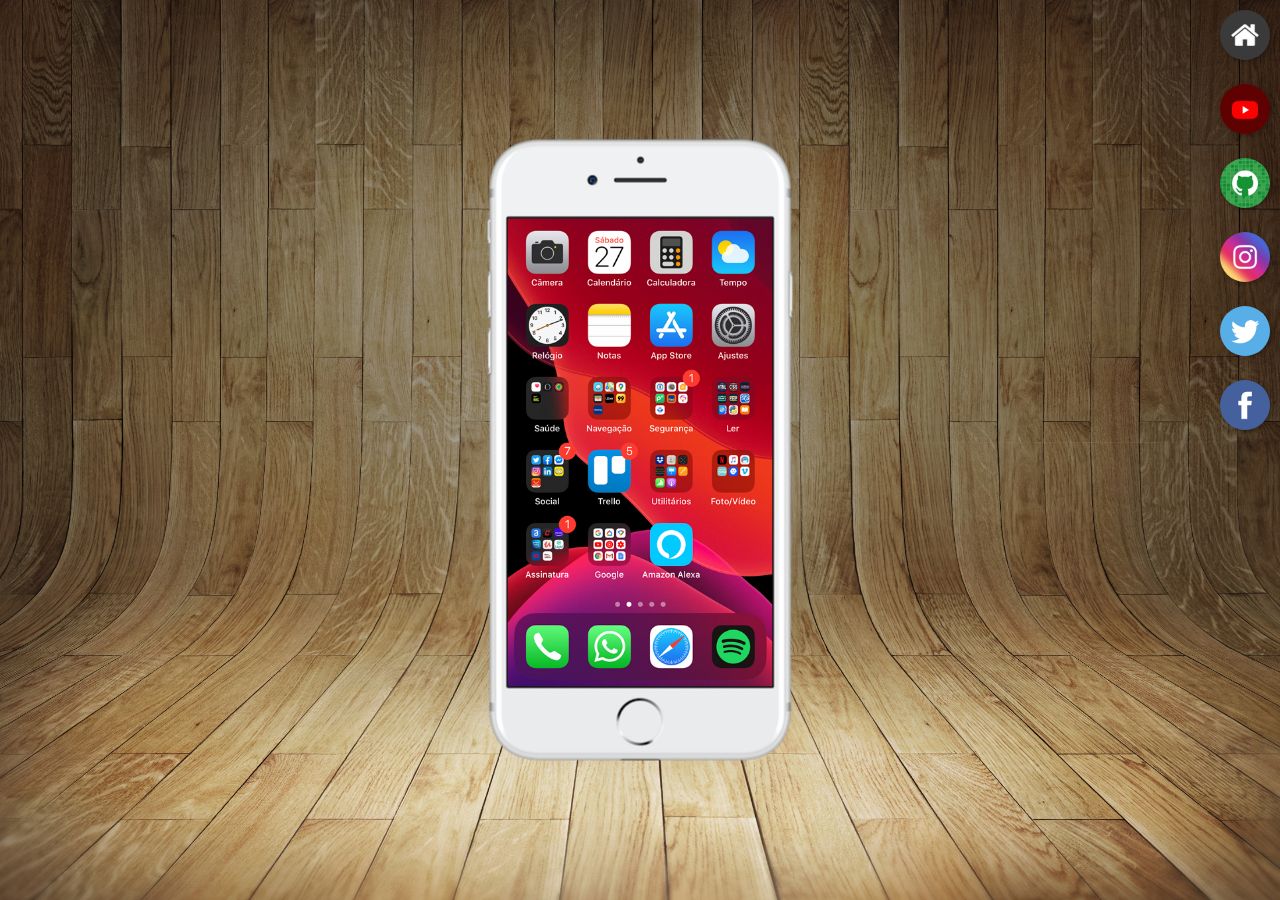
<file: index.html>
<!DOCTYPE html>
<html lang="pt-br">
<head>
    <meta charset="UTF-8">
    <meta name="viewport" content="width=device-width, initial-scale=1.0">
    <title>Projeto Social</title>
    <link rel="shortcut icon" href="favicon.ico" type="image/x-icon">
    <link rel="stylesheet" href="estilo/style.css">
</head>
<body>
    <main>
        <section id="telefone">
            <iframe src="home.html" frameborder="0" id="tela" name="tela"></iframe>
        </section>
        <section id="redes-sociais">
            <a href="home.html" target="tela"><img src="imagens/logo-home.jpg" alt="Home"></a><br>
            <a href="youtube.html" target="tela"><img src="imagens/logo-youtube.jpg" alt="YouTube"></a><br>
            <a href="github.html" target="tela"><img src="imagens/logo-github.jpg" alt="GitHub"></a><br>
            <a href="instagram.html" target="tela"><img src="imagens/logo-instagram.jpg" alt="Instagram"></a><br>
            <a href="twitter.html" target="tela"><img src="imagens/logo-twitter.jpg" alt="Twitter"></a><br>
            <a href="facebook.html" target="tela"><img src="imagens/logo-facebook.jpg" alt="Facebook"></a>
        </section>
    </main>
</body>
</html>
</file>
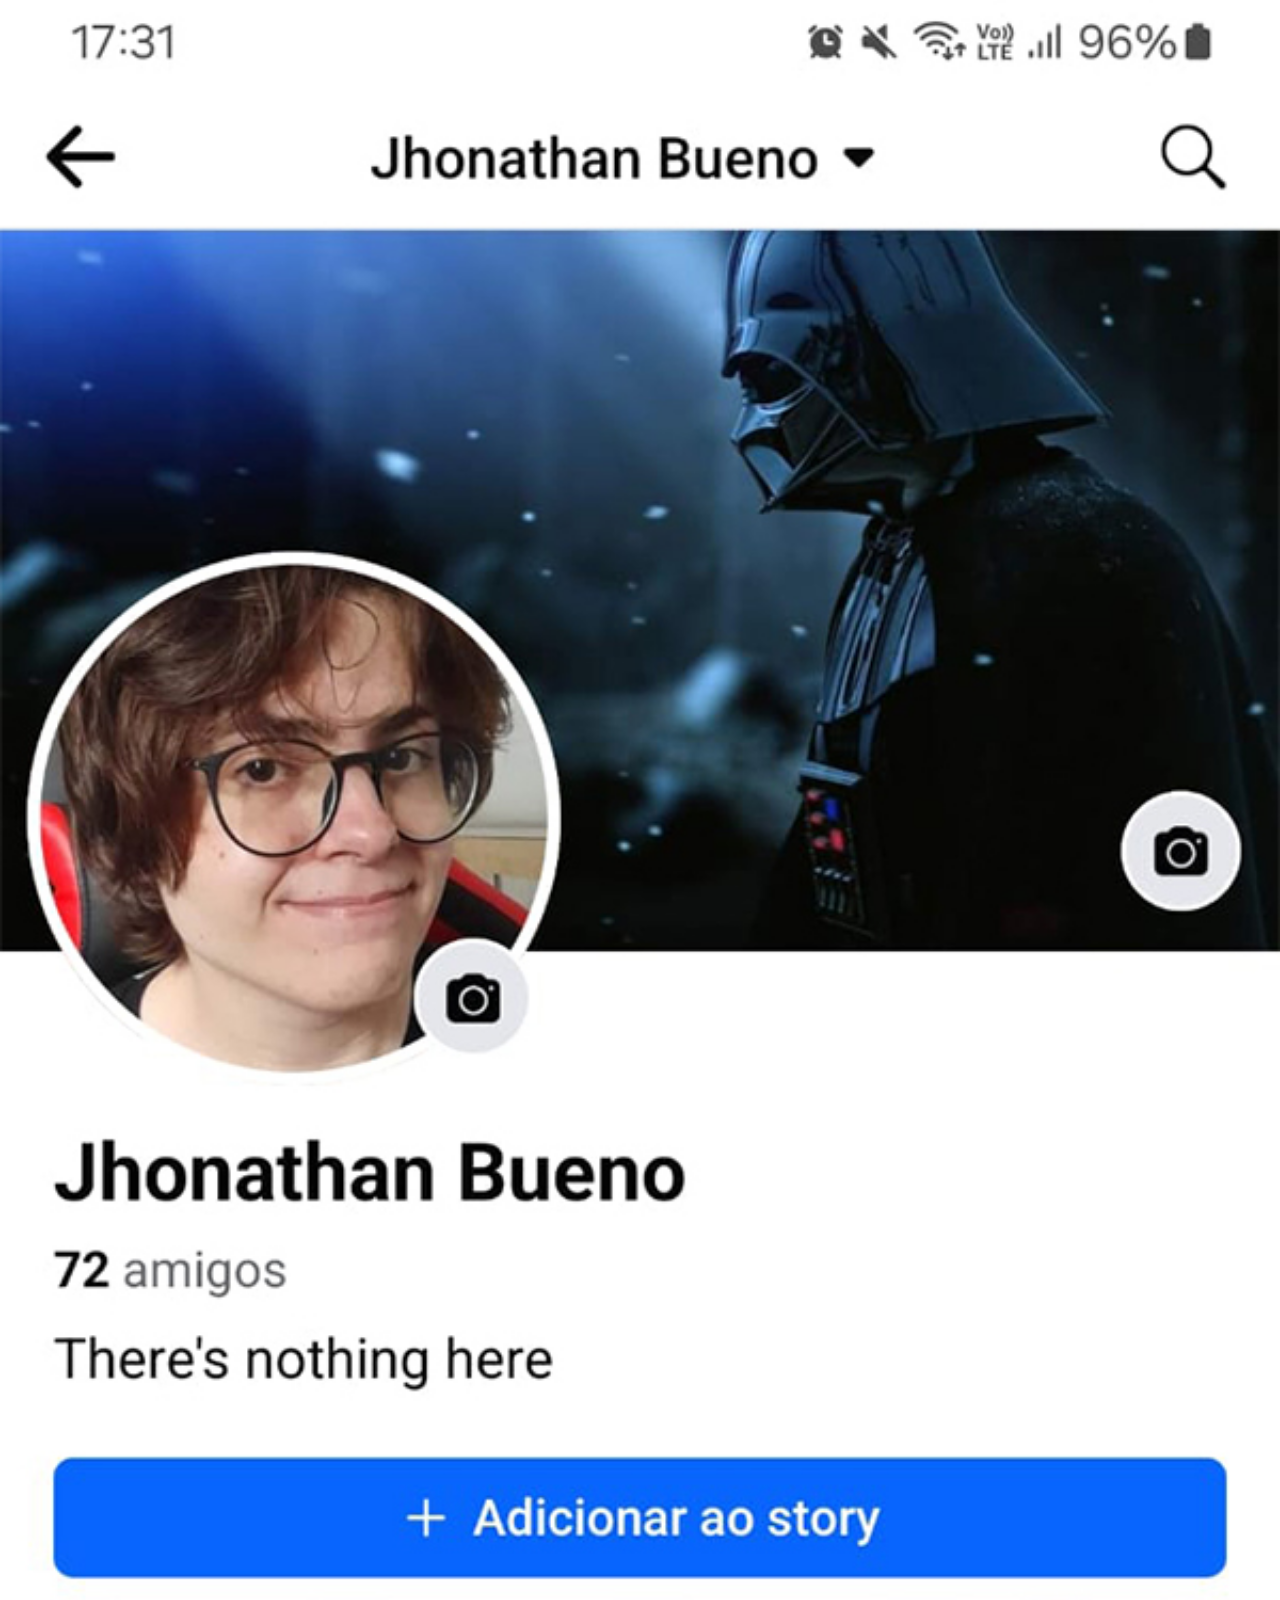
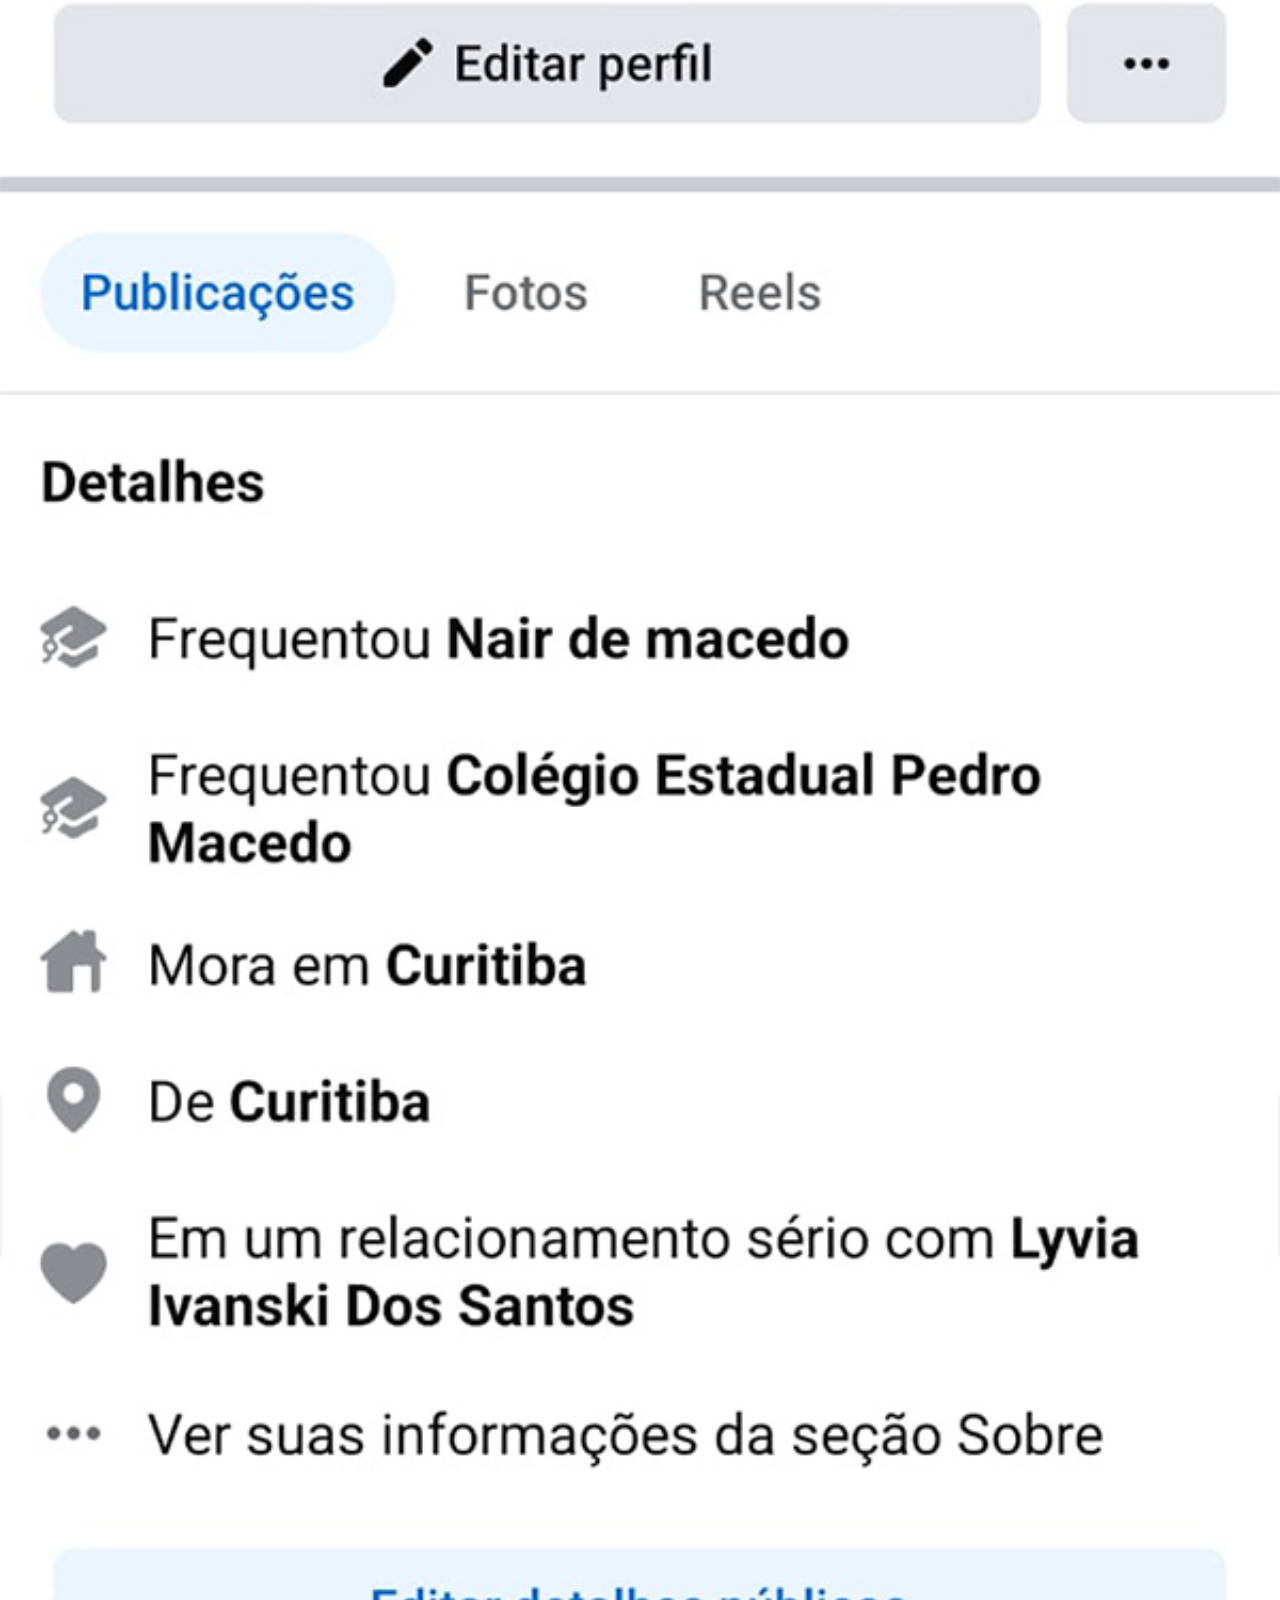
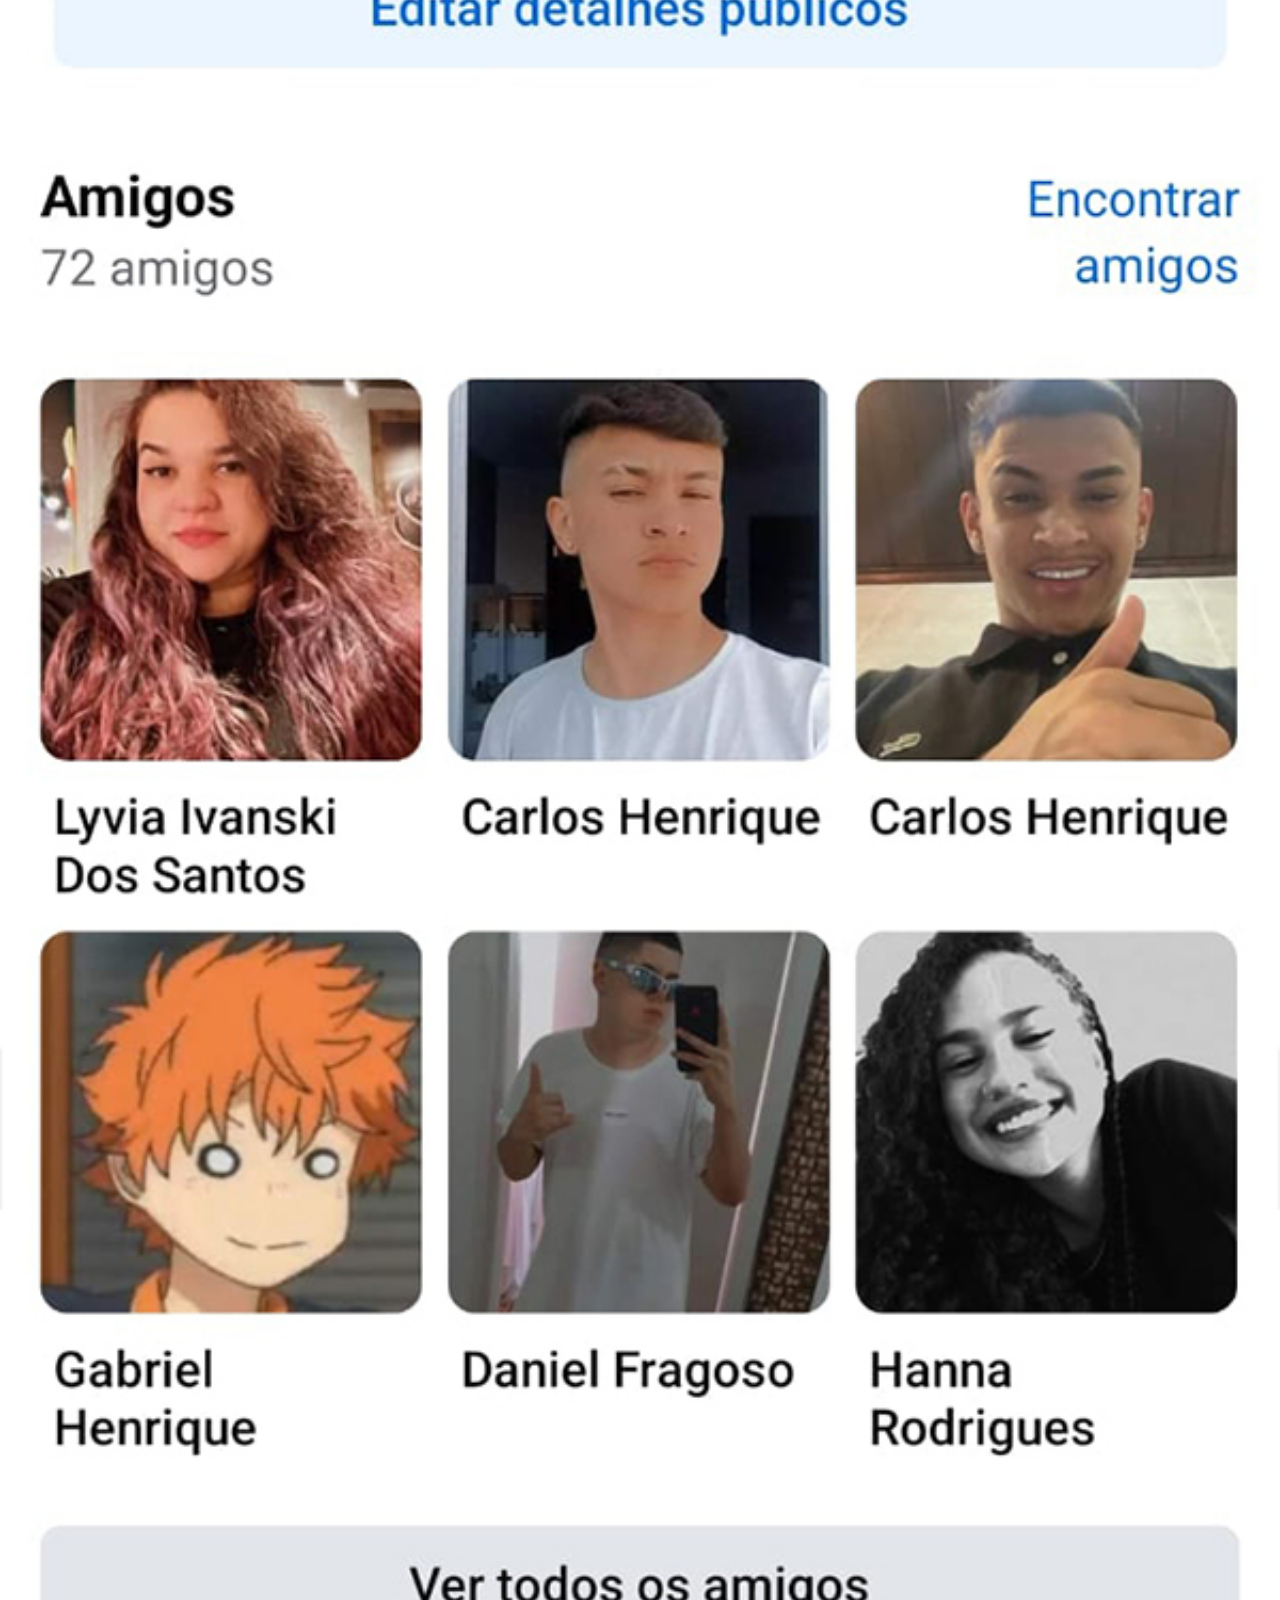
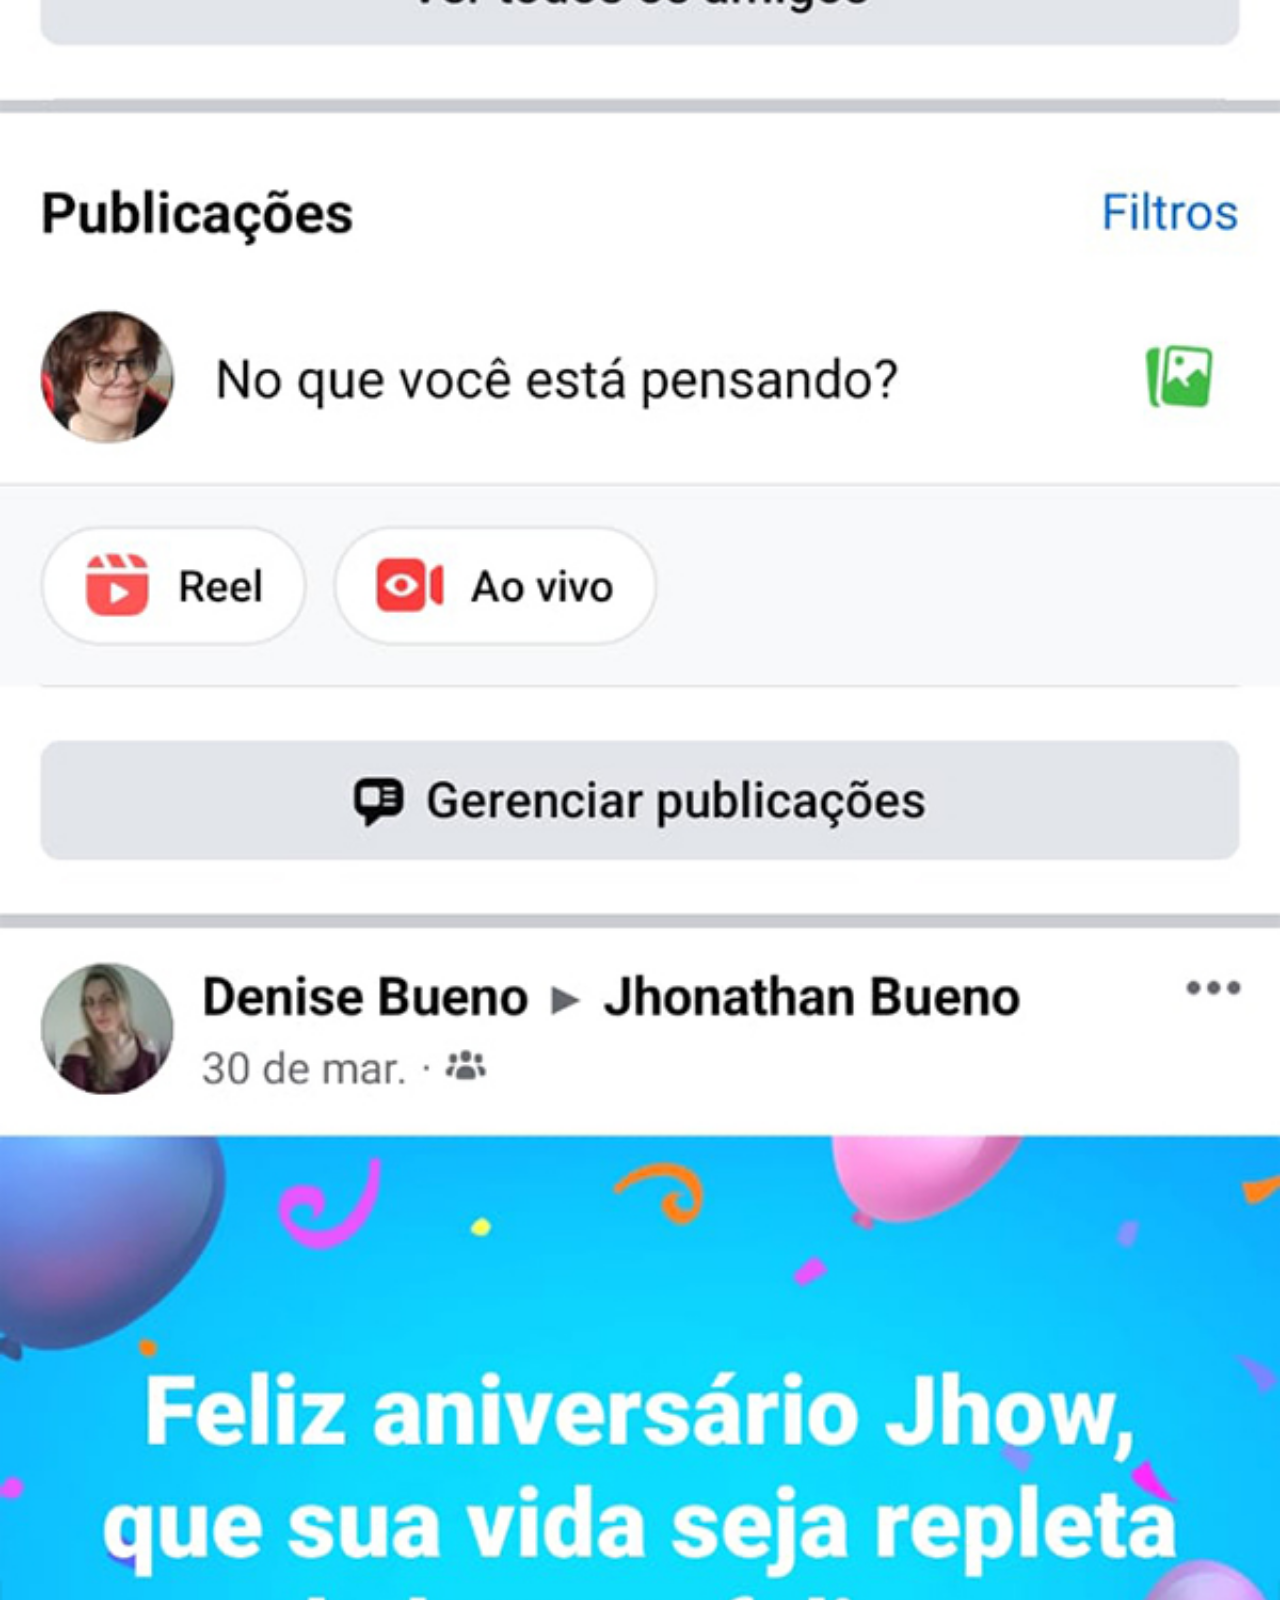
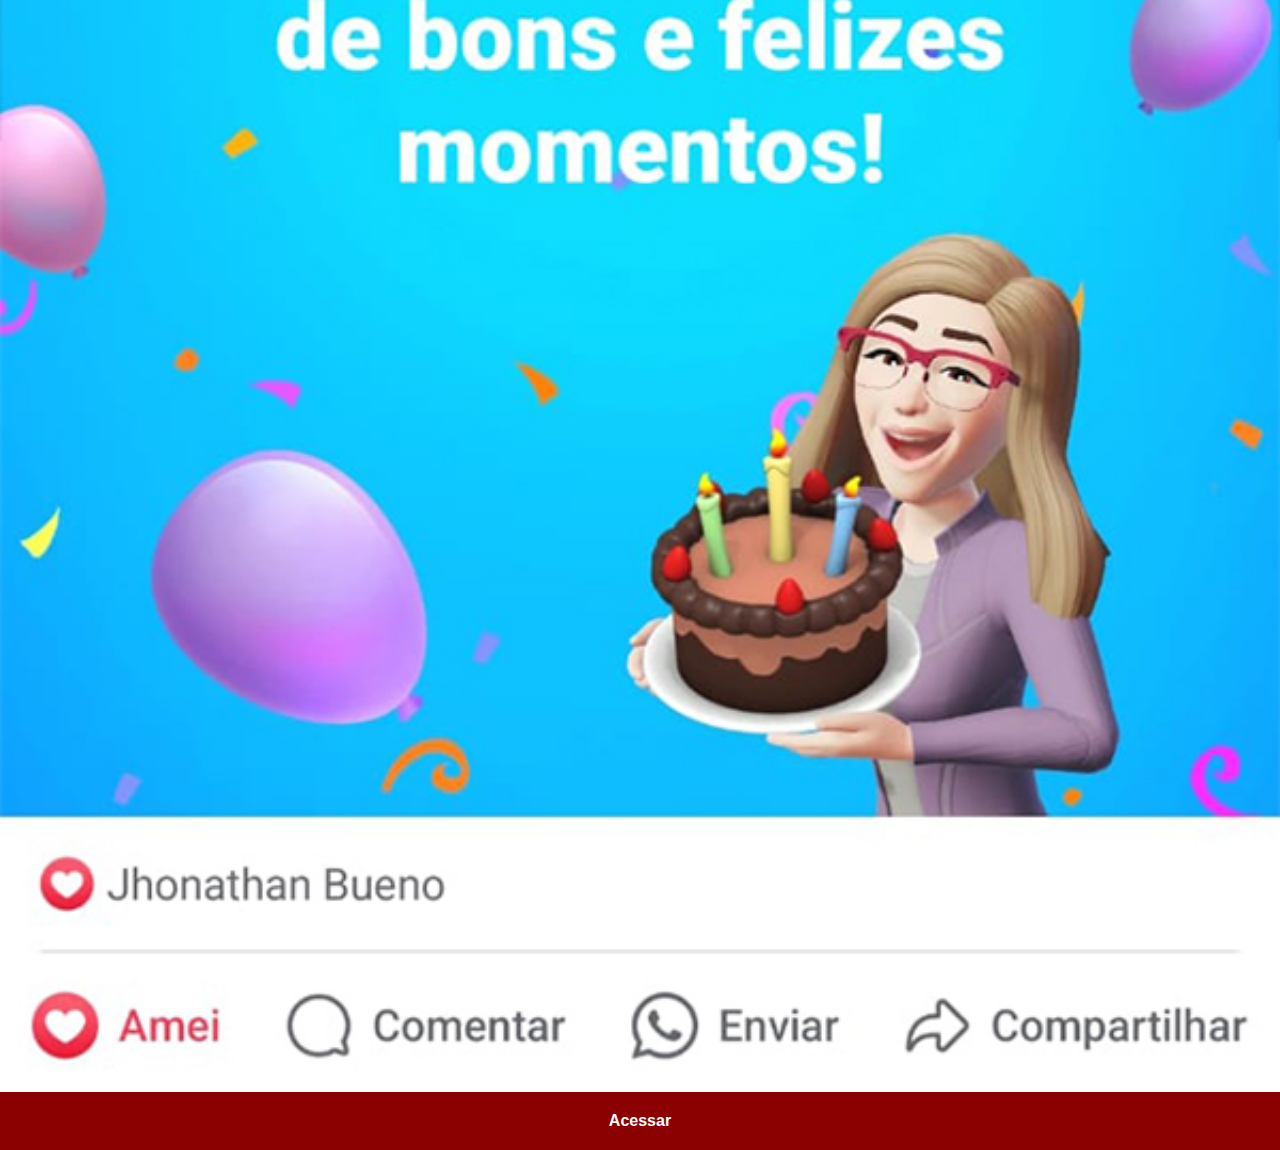
<file: facebook.html>
<!DOCTYPE html>
<html lang="pt-br">
<head>
    <meta charset="UTF-8">
    <meta name="viewport" content="width=device-width, initial-scale=1.0">
    <title>Facebook</title>
    <link rel="stylesheet" href="estilo/social.css">
</head>
<body>
    <img src="imagens/tela-facebook.jpg" alt="">
    <a href="https://www.facebook.com/jhonathan.bueno.9/" target="_blank">Acessar</a>
</body>
</html>
</file>
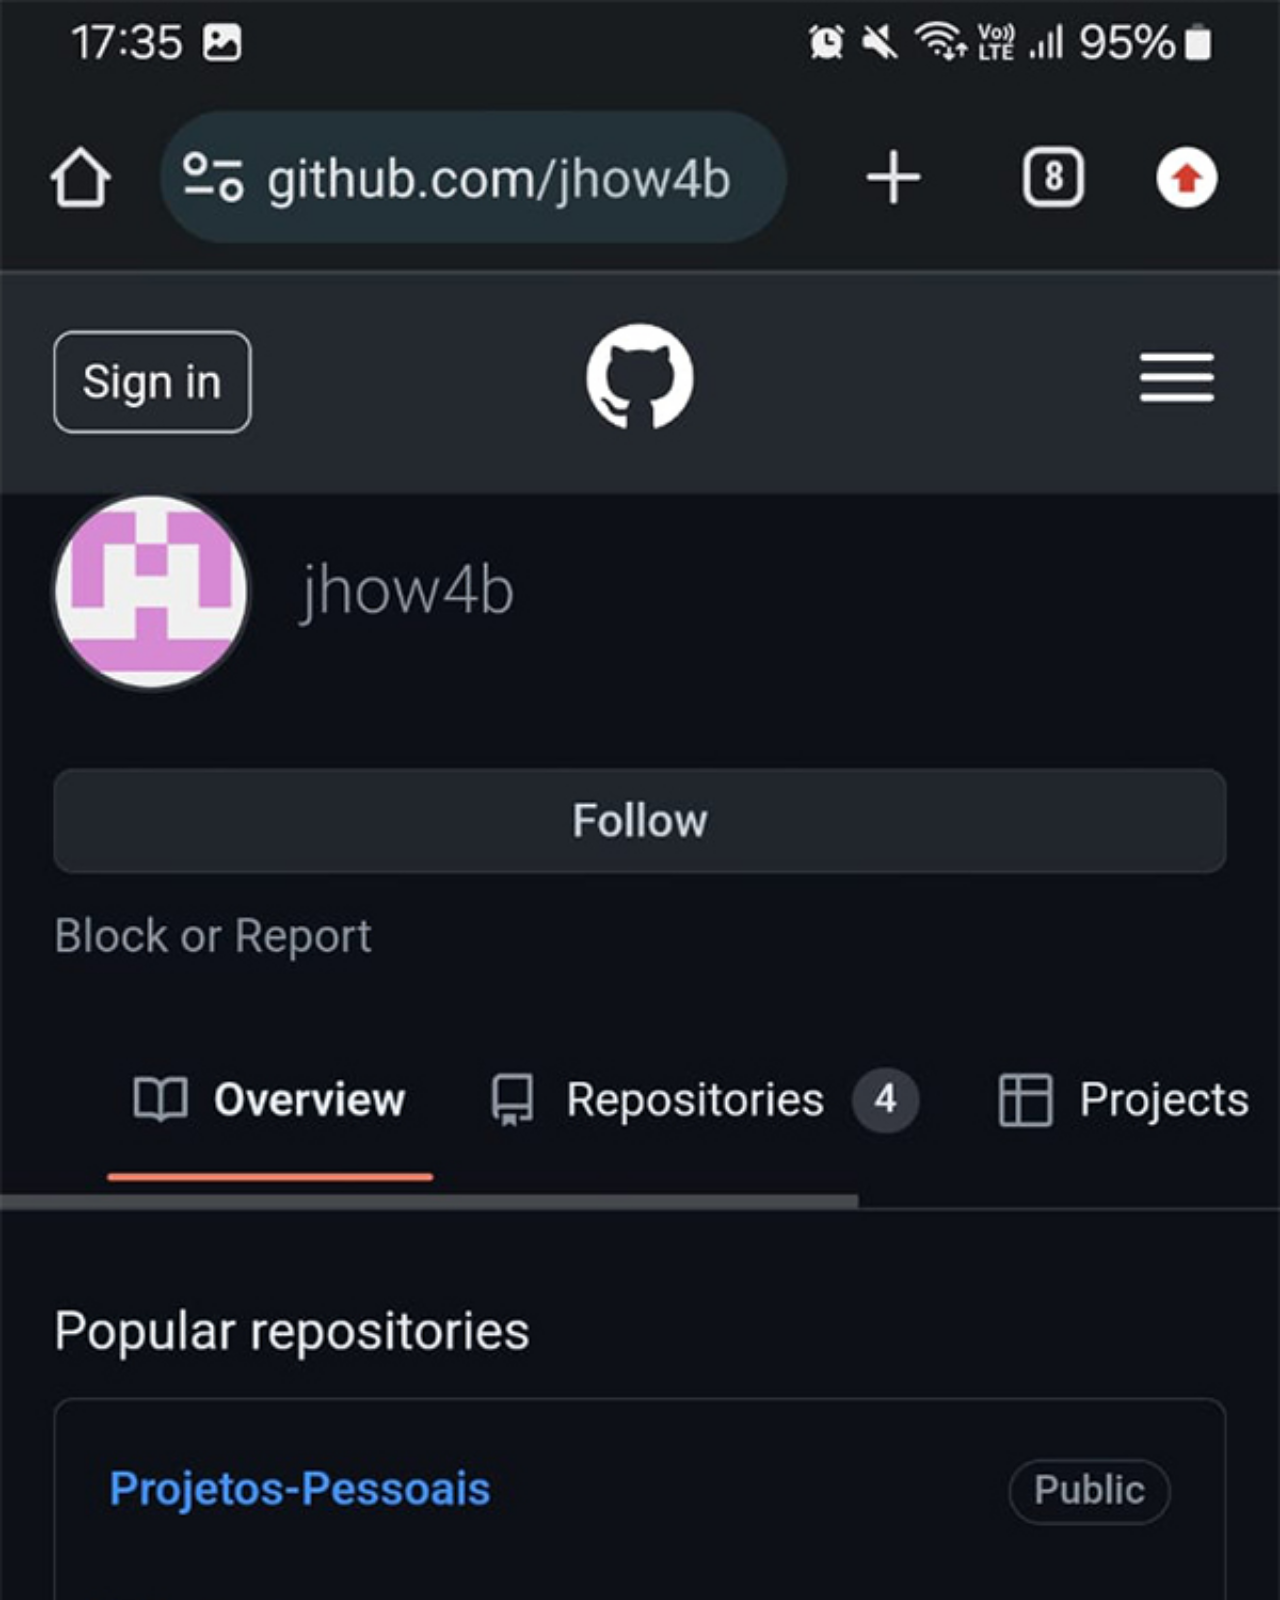
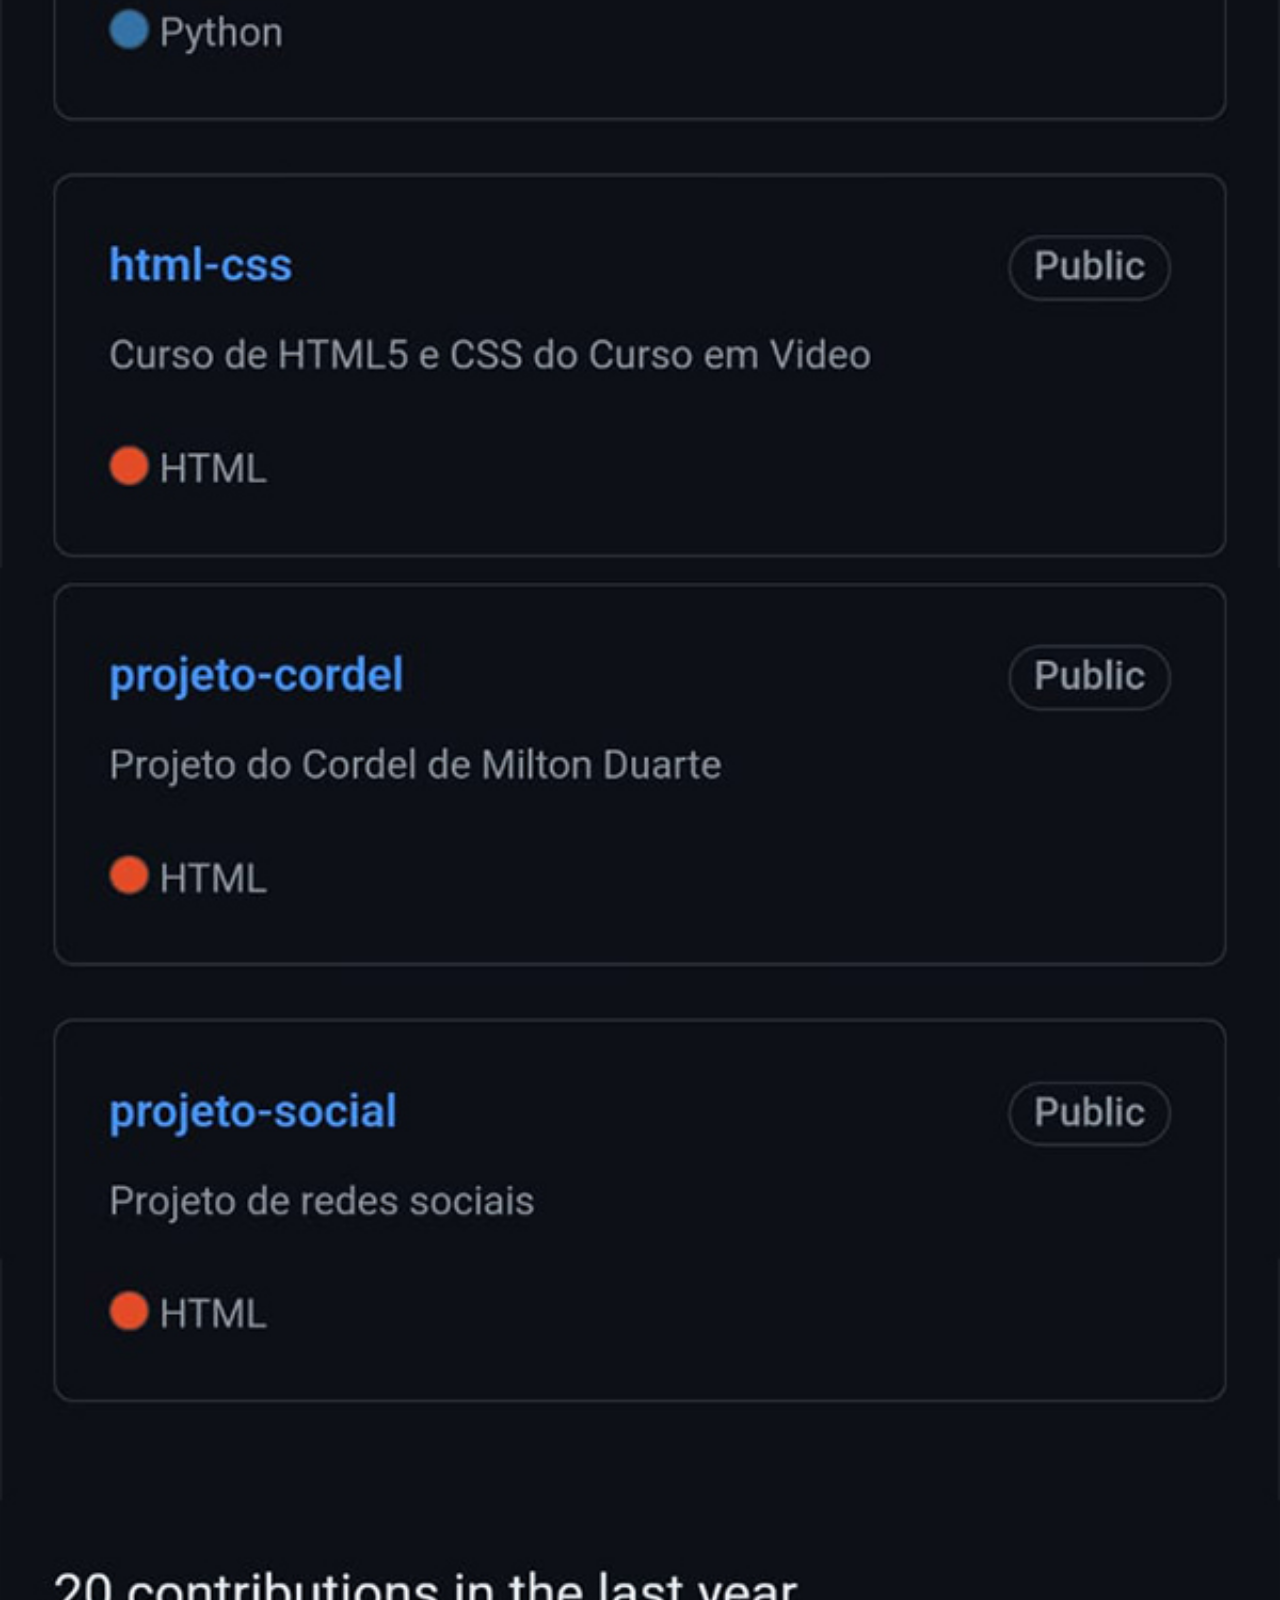
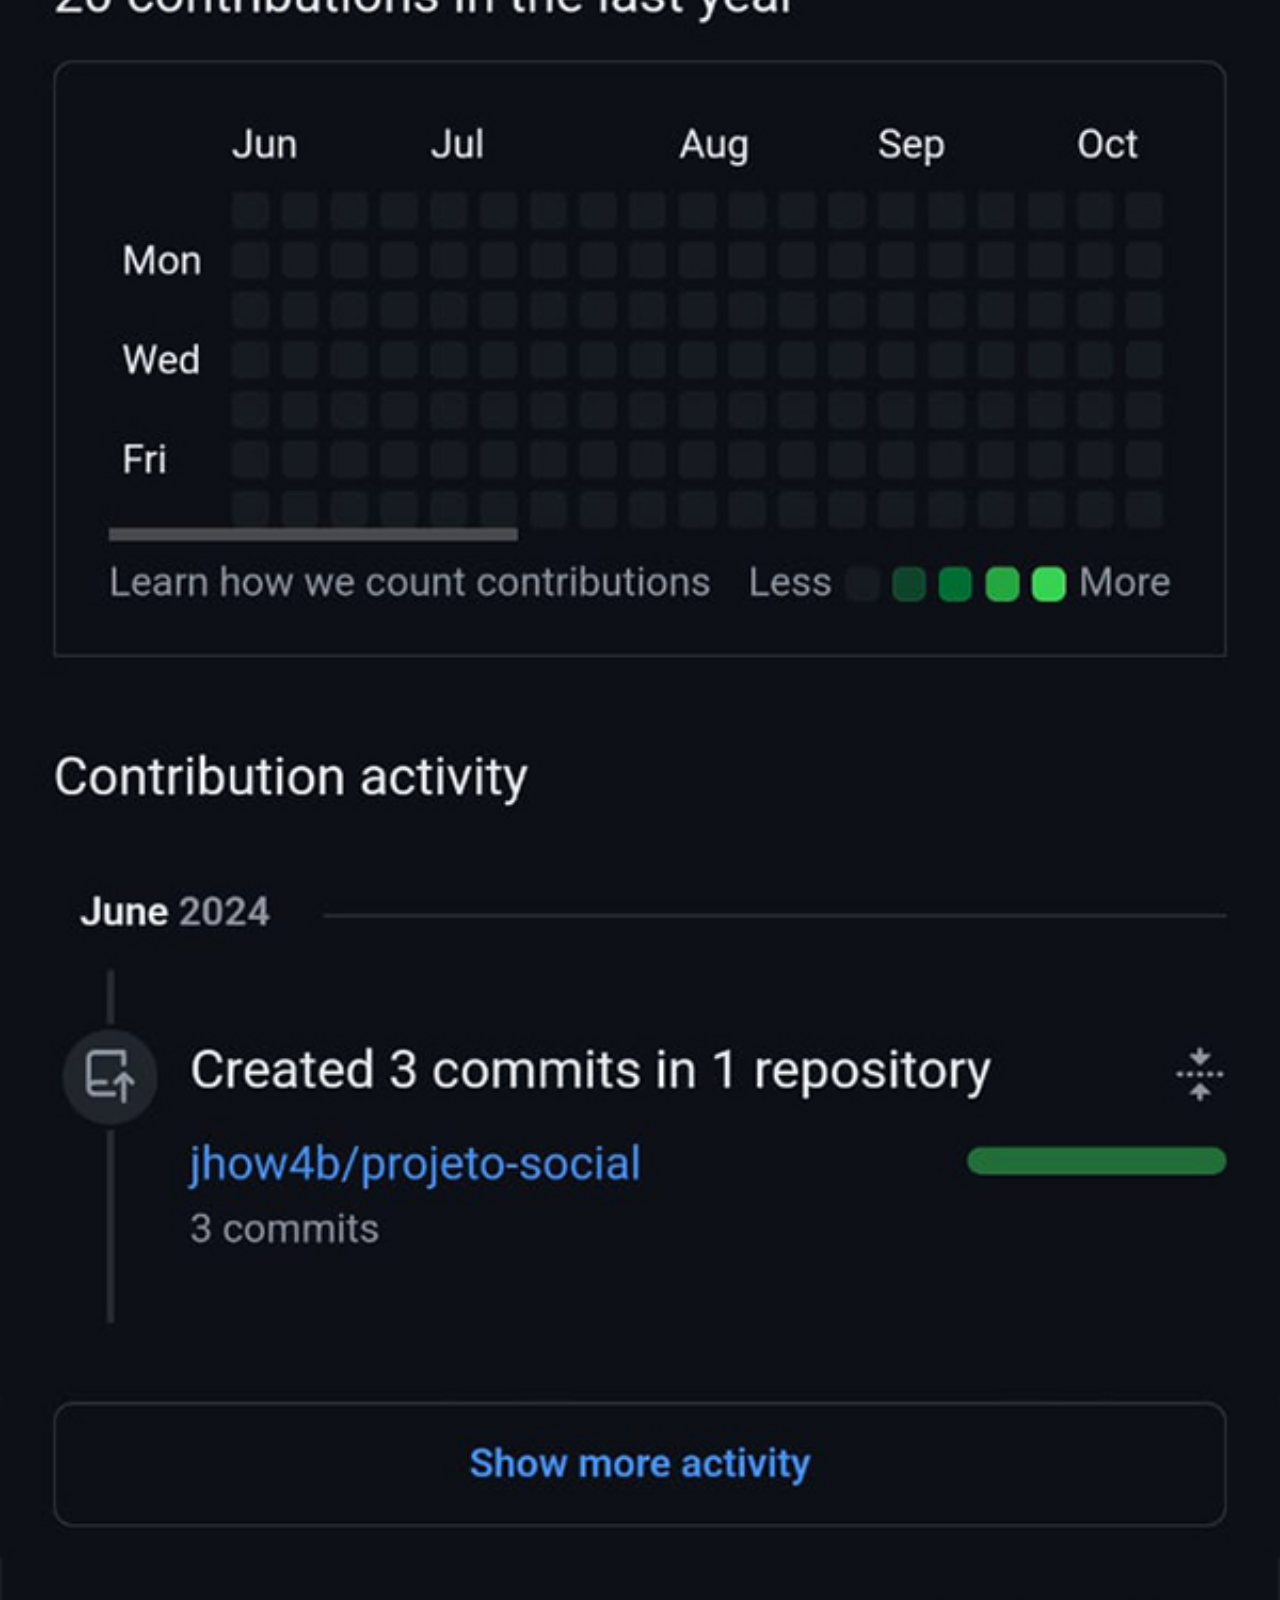
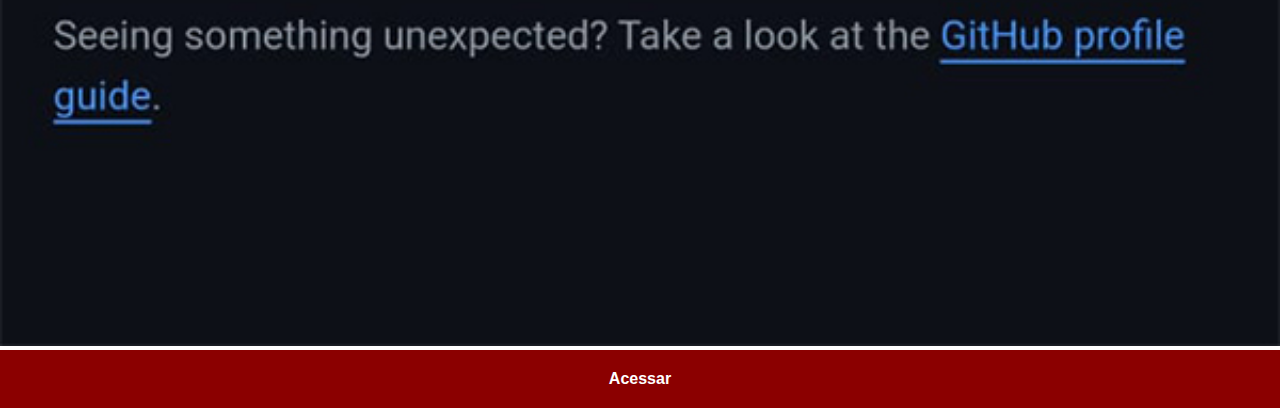
<file: github.html>
<!DOCTYPE html>
<html lang="pt-br">
<head>
    <meta charset="UTF-8">
    <meta name="viewport" content="width=device-width, initial-scale=1.0">
    <title>Github</title>
    <link rel="stylesheet" href="estilo/social.css">
</head>
<body>
    <img src="imagens/tela-github.jpg" alt="">
    <a href="https://github.com/jhow4b" target="_blank">Acessar</a>
</body>
</html>
</file>
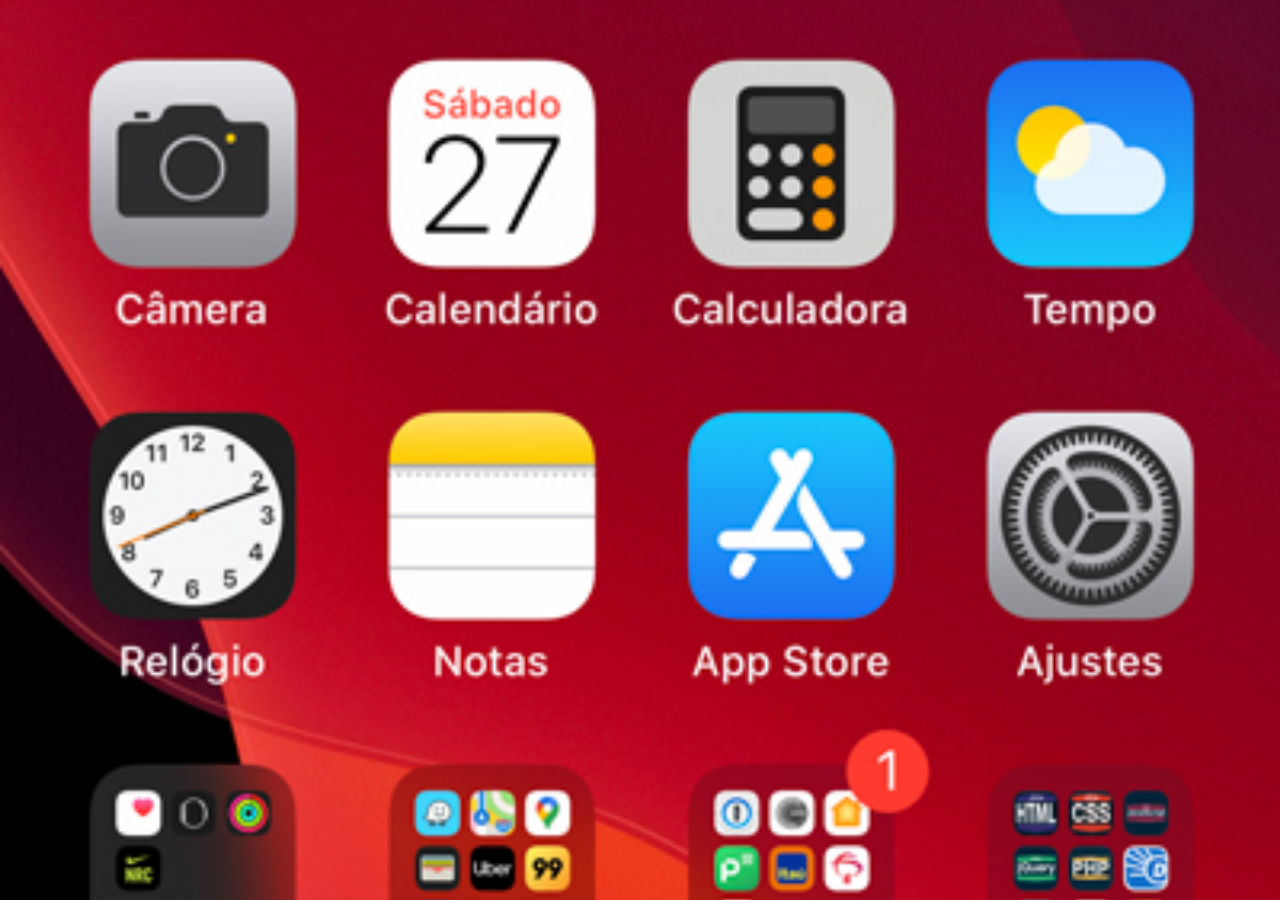
<file: home.html>
<!DOCTYPE html>
<html lang="pt-br">
<head>
    <meta charset="UTF-8">
    <meta name="viewport" content="width=device-width, initial-scale=1.0">
    <title>Home</title>

    <style>
        *{
            margin: 0;
            padding: 0;
        }

        body {
            height: 100vh;
            width: 100vw;
            background: black url(imagens/tela-home.jpg) no-repeat top center;
            background-size: cover;
        }
    </style>

</head>
<body>
</body>
</html>
</file>
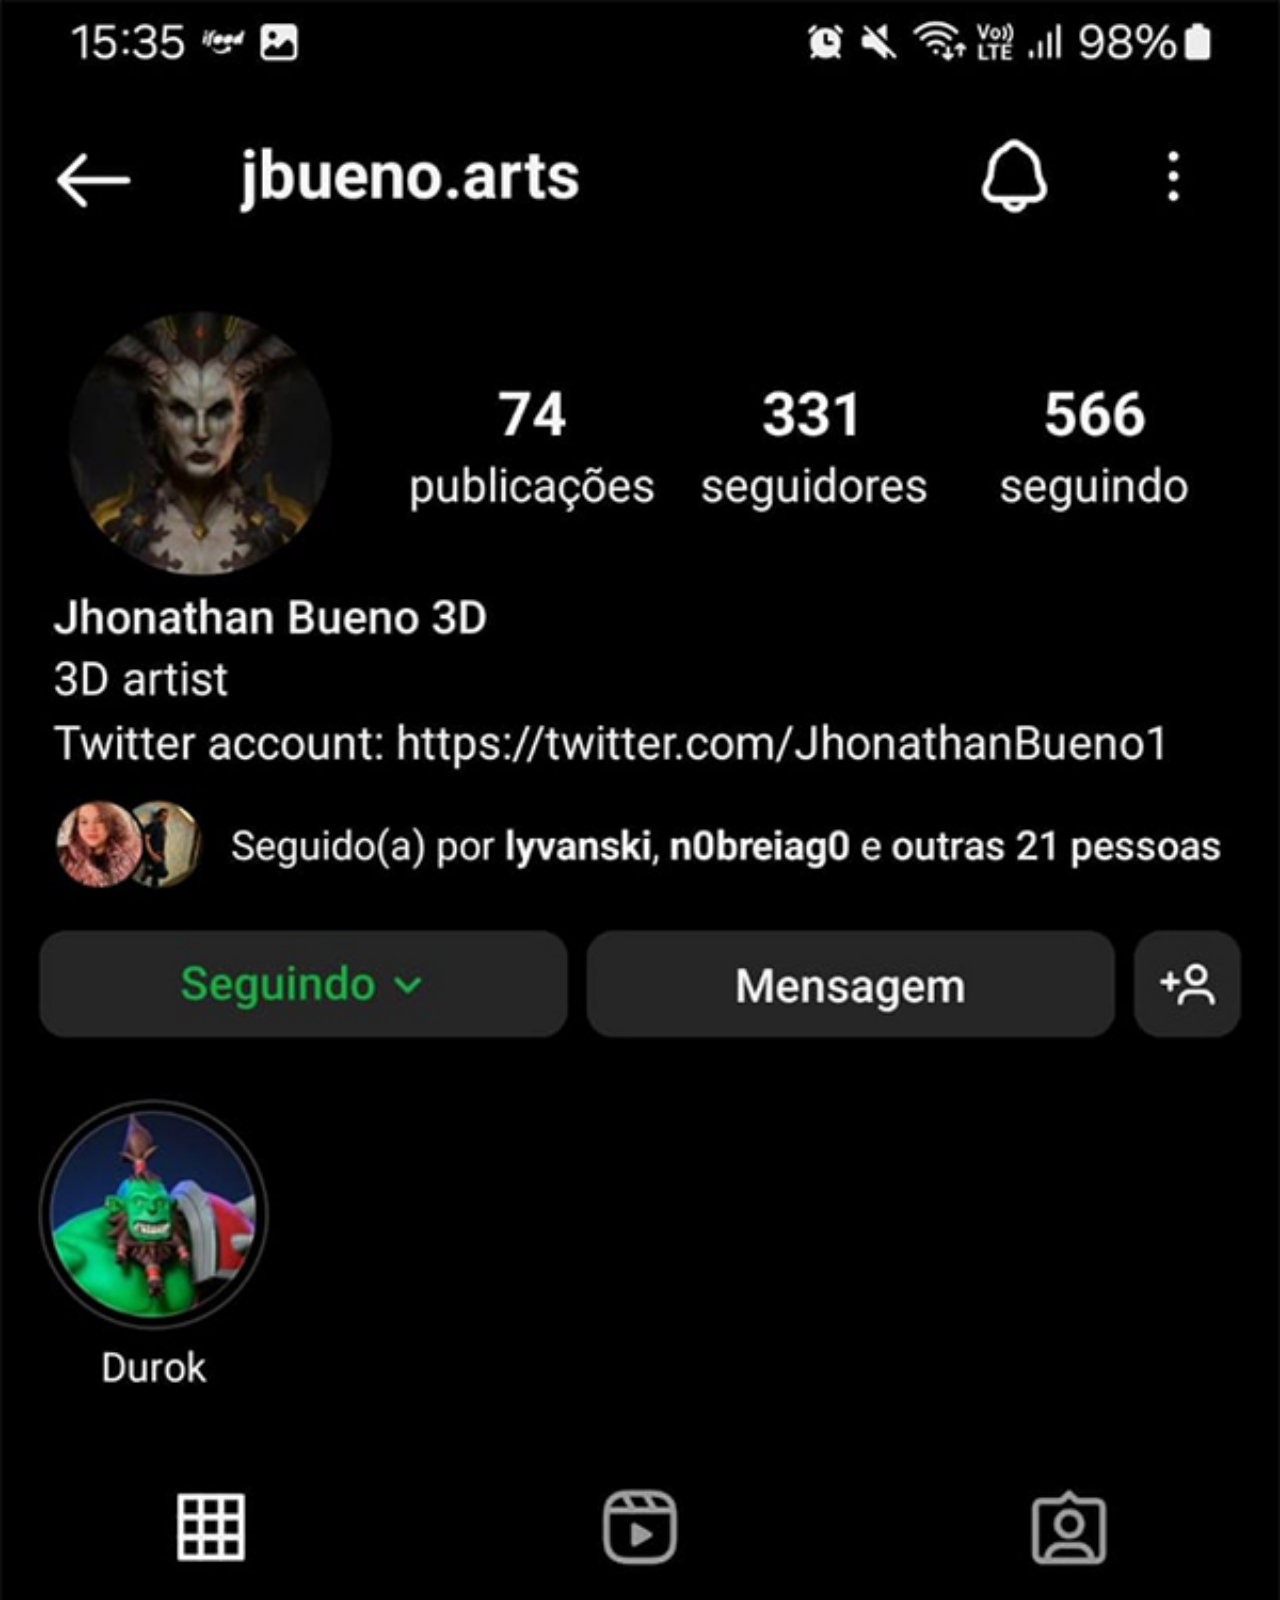
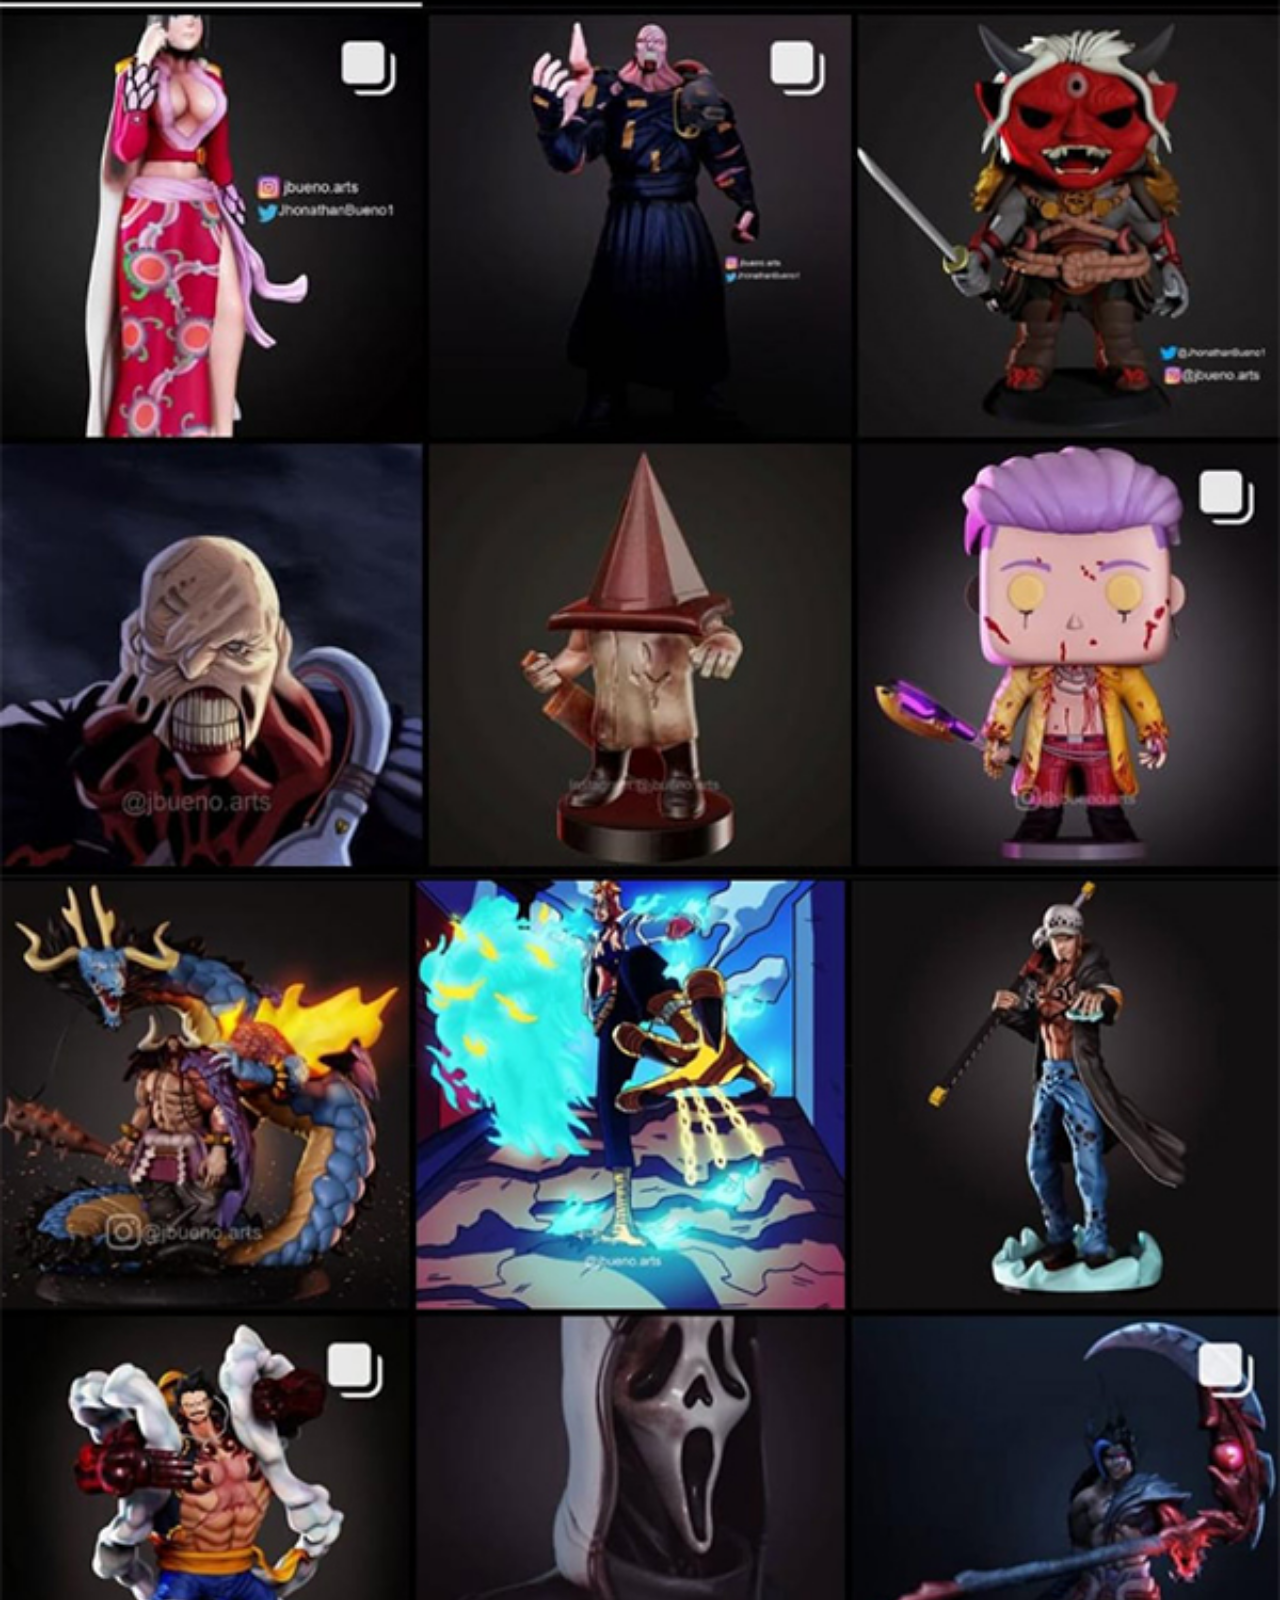
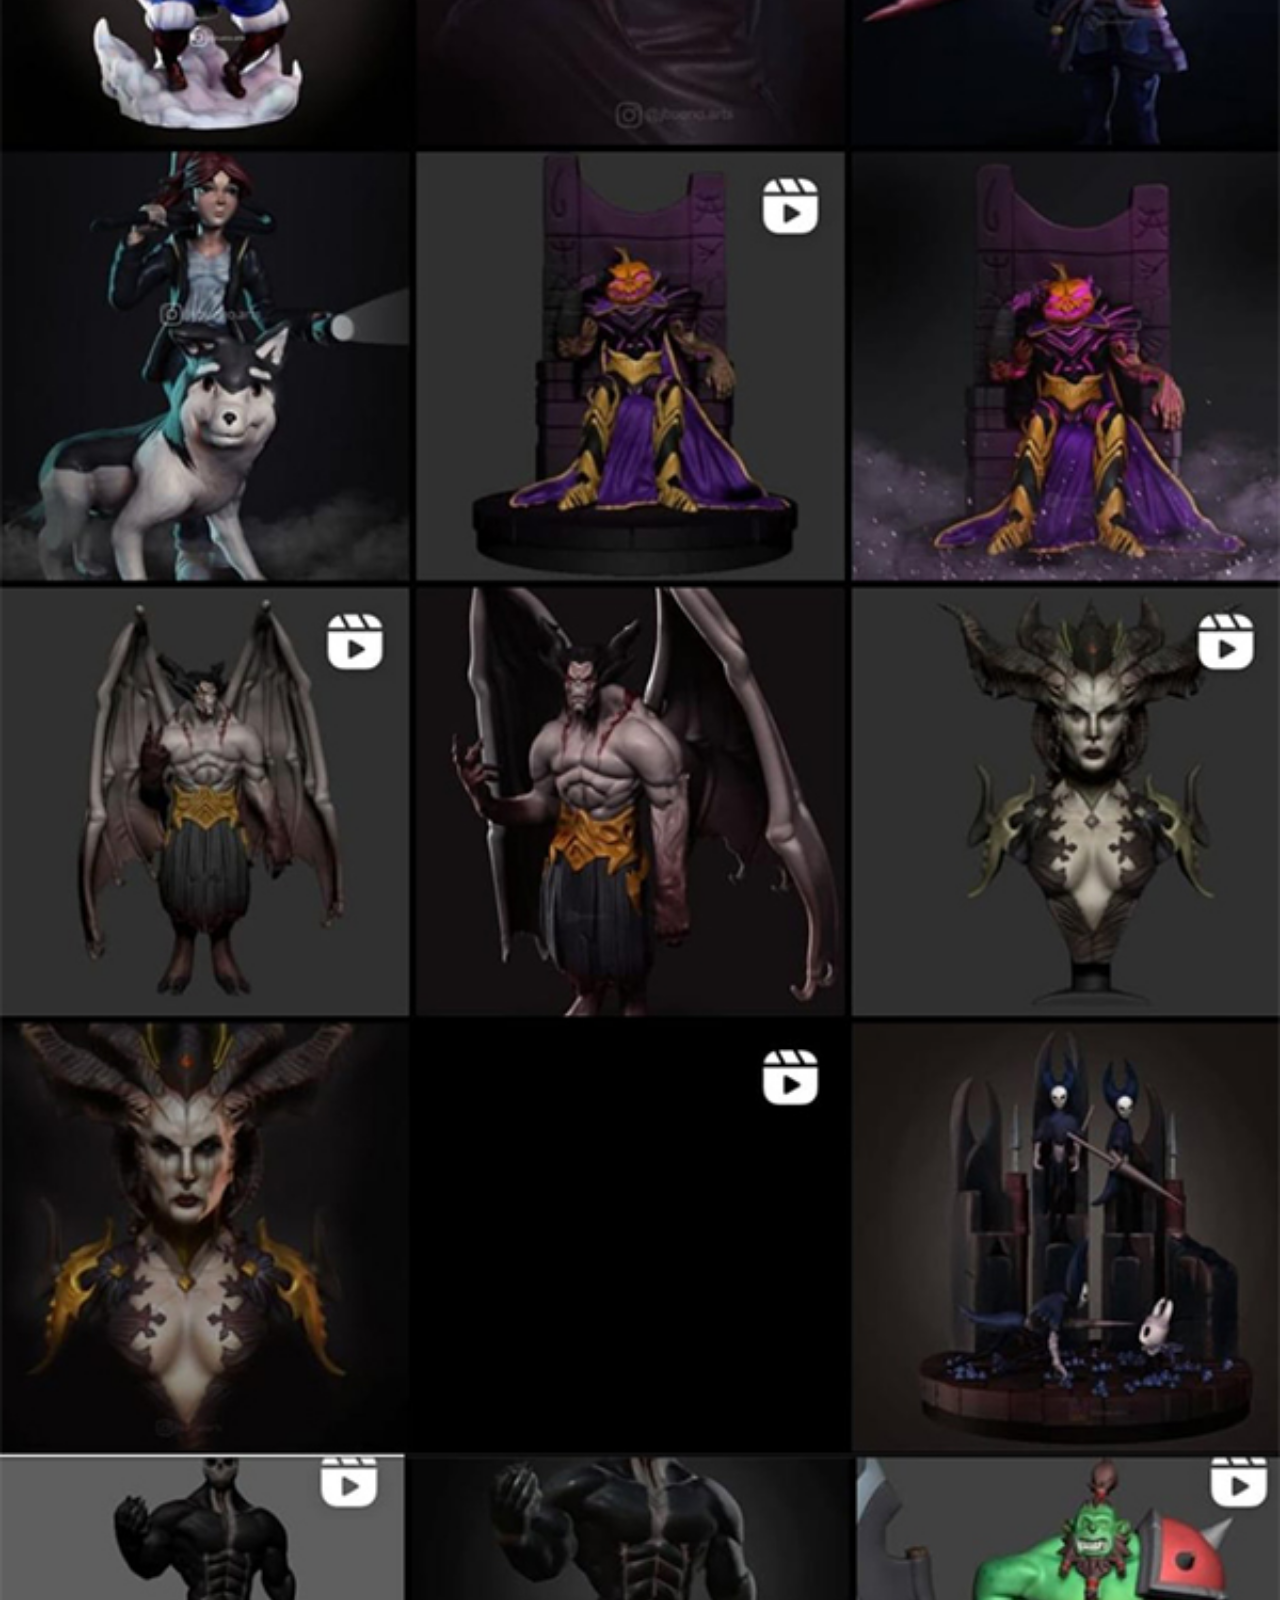
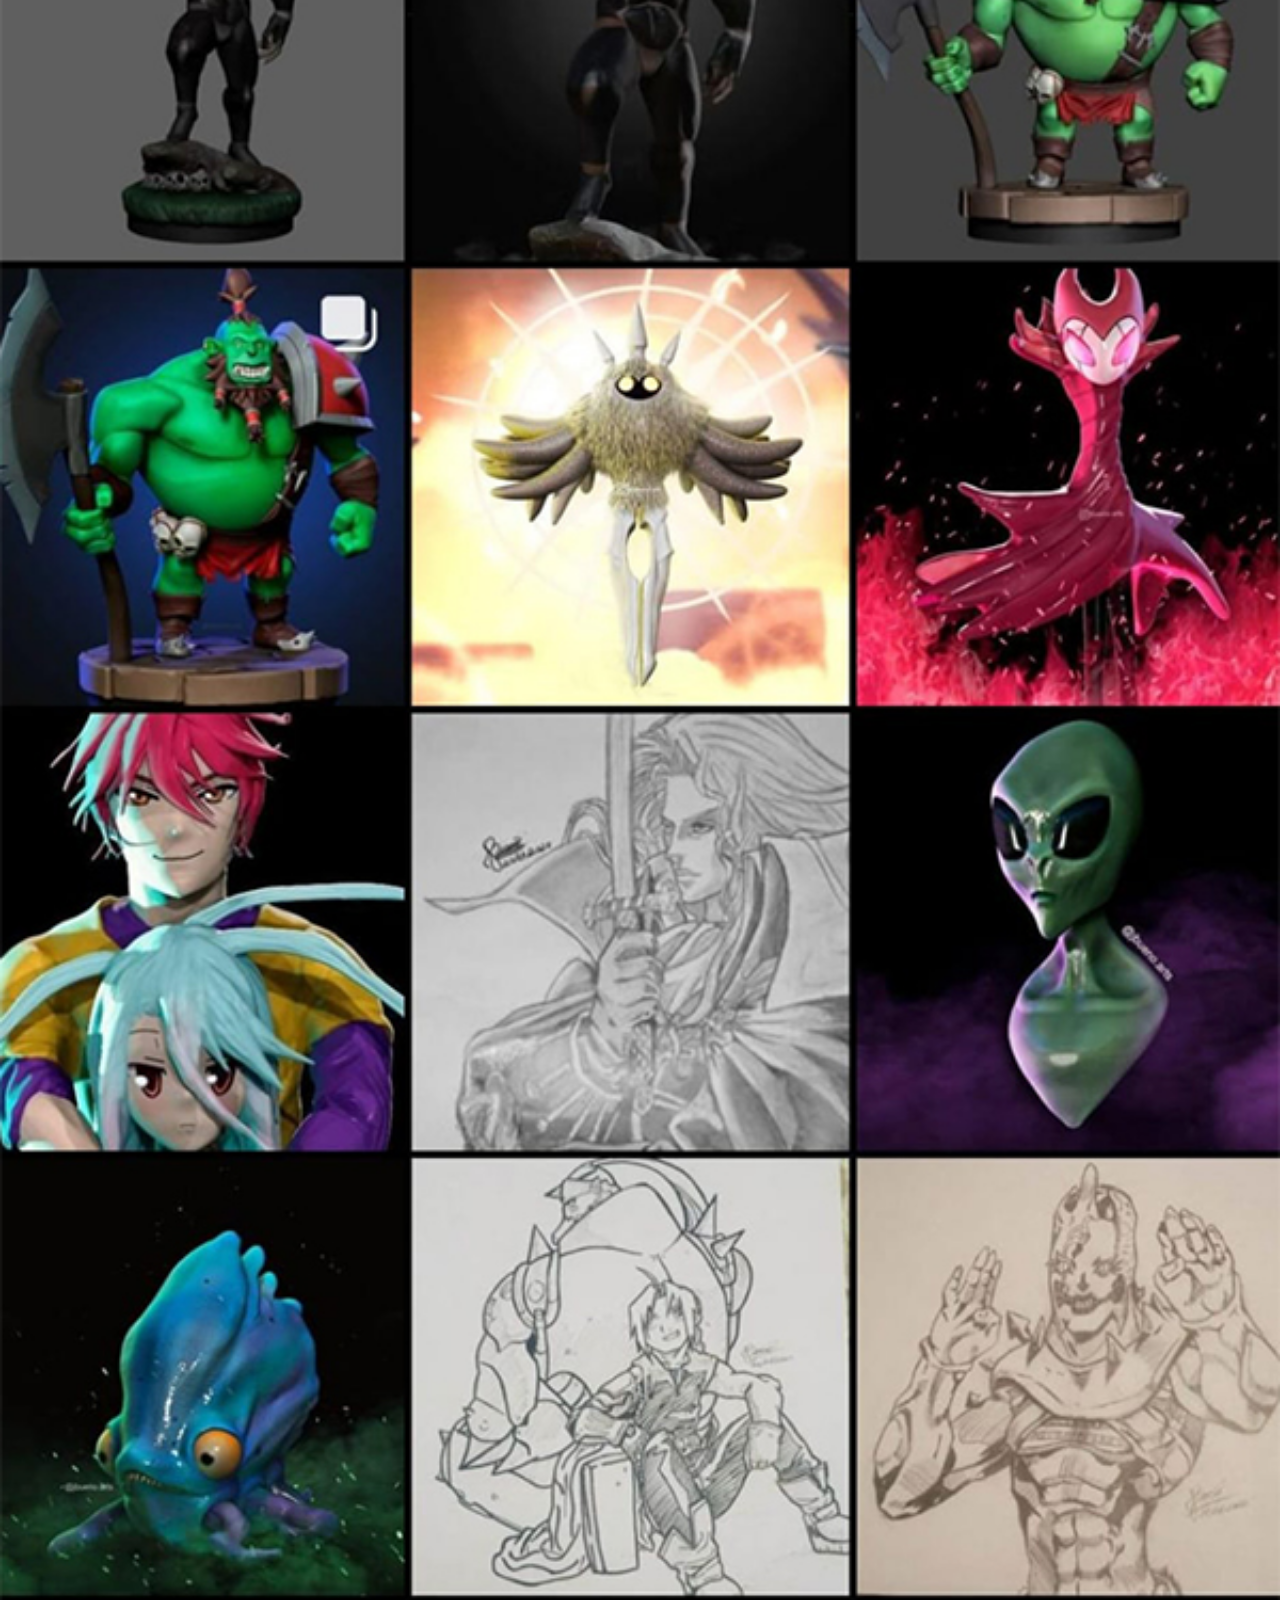
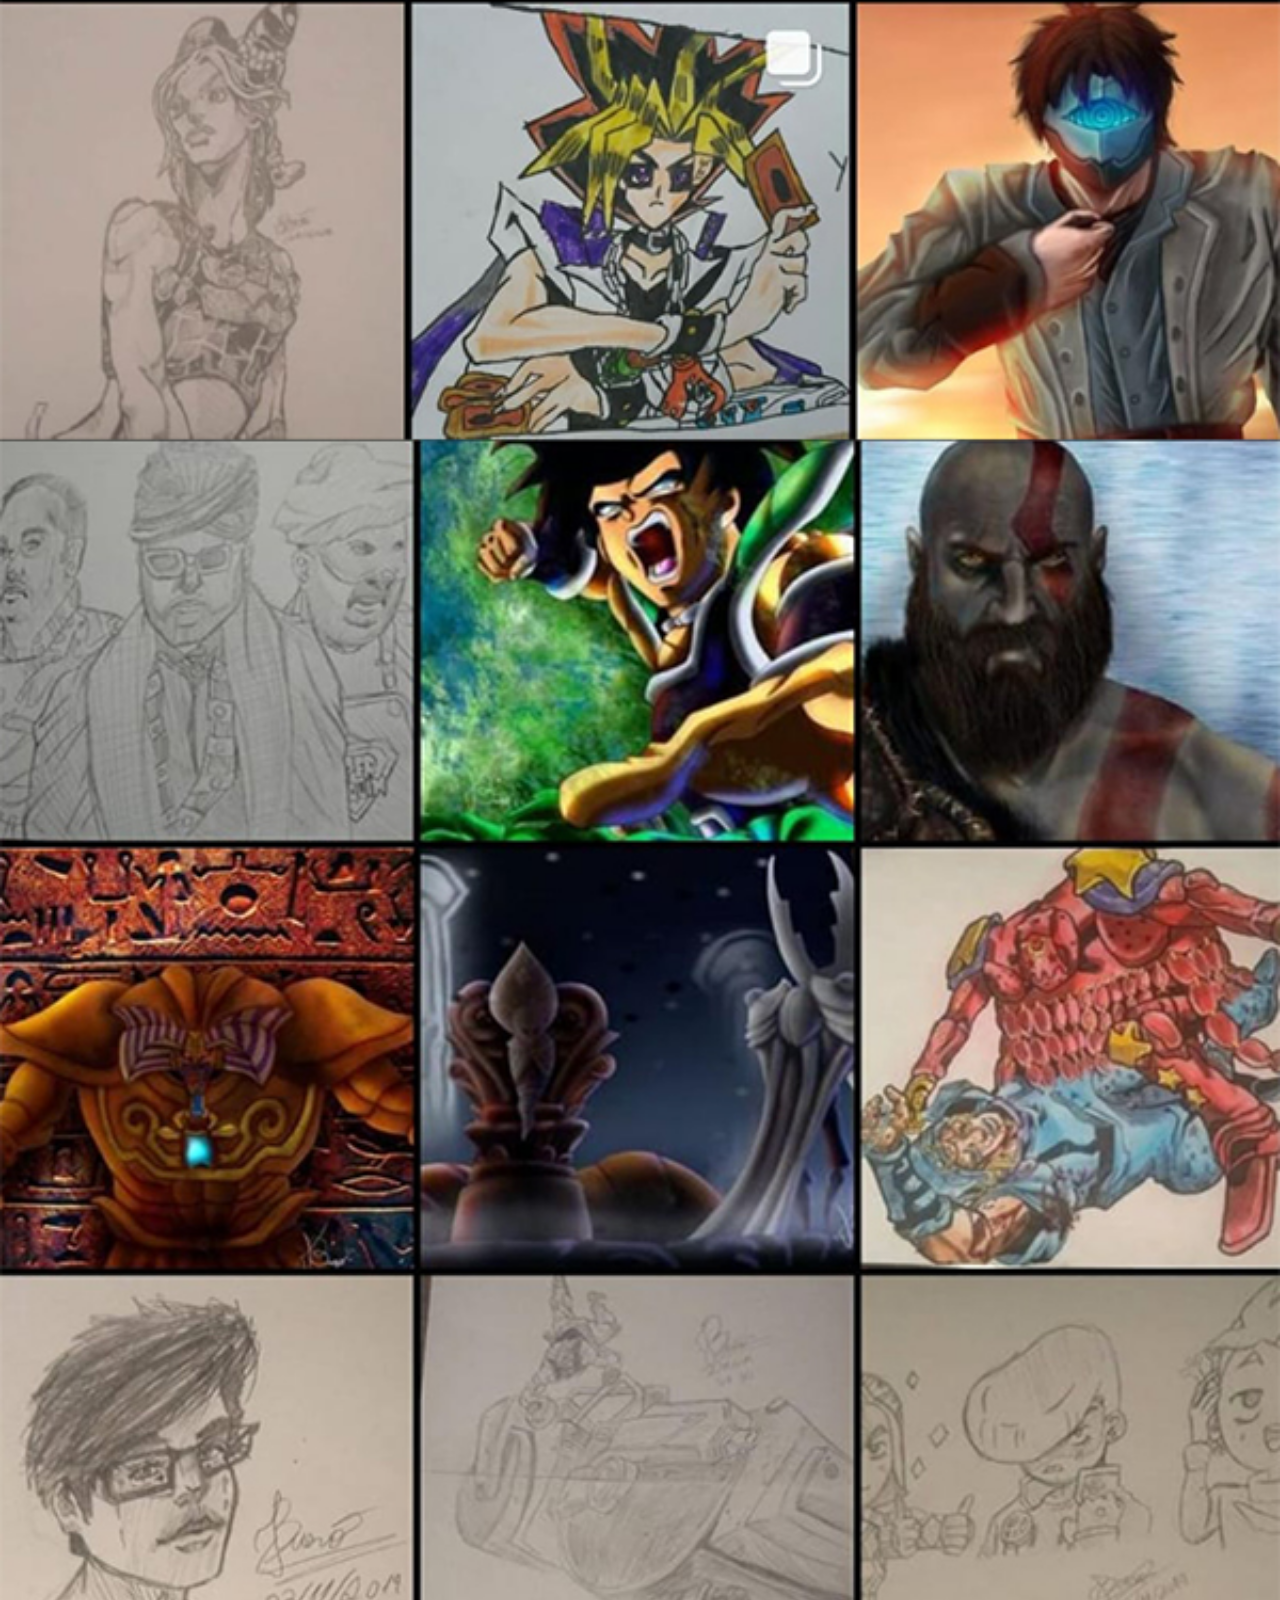
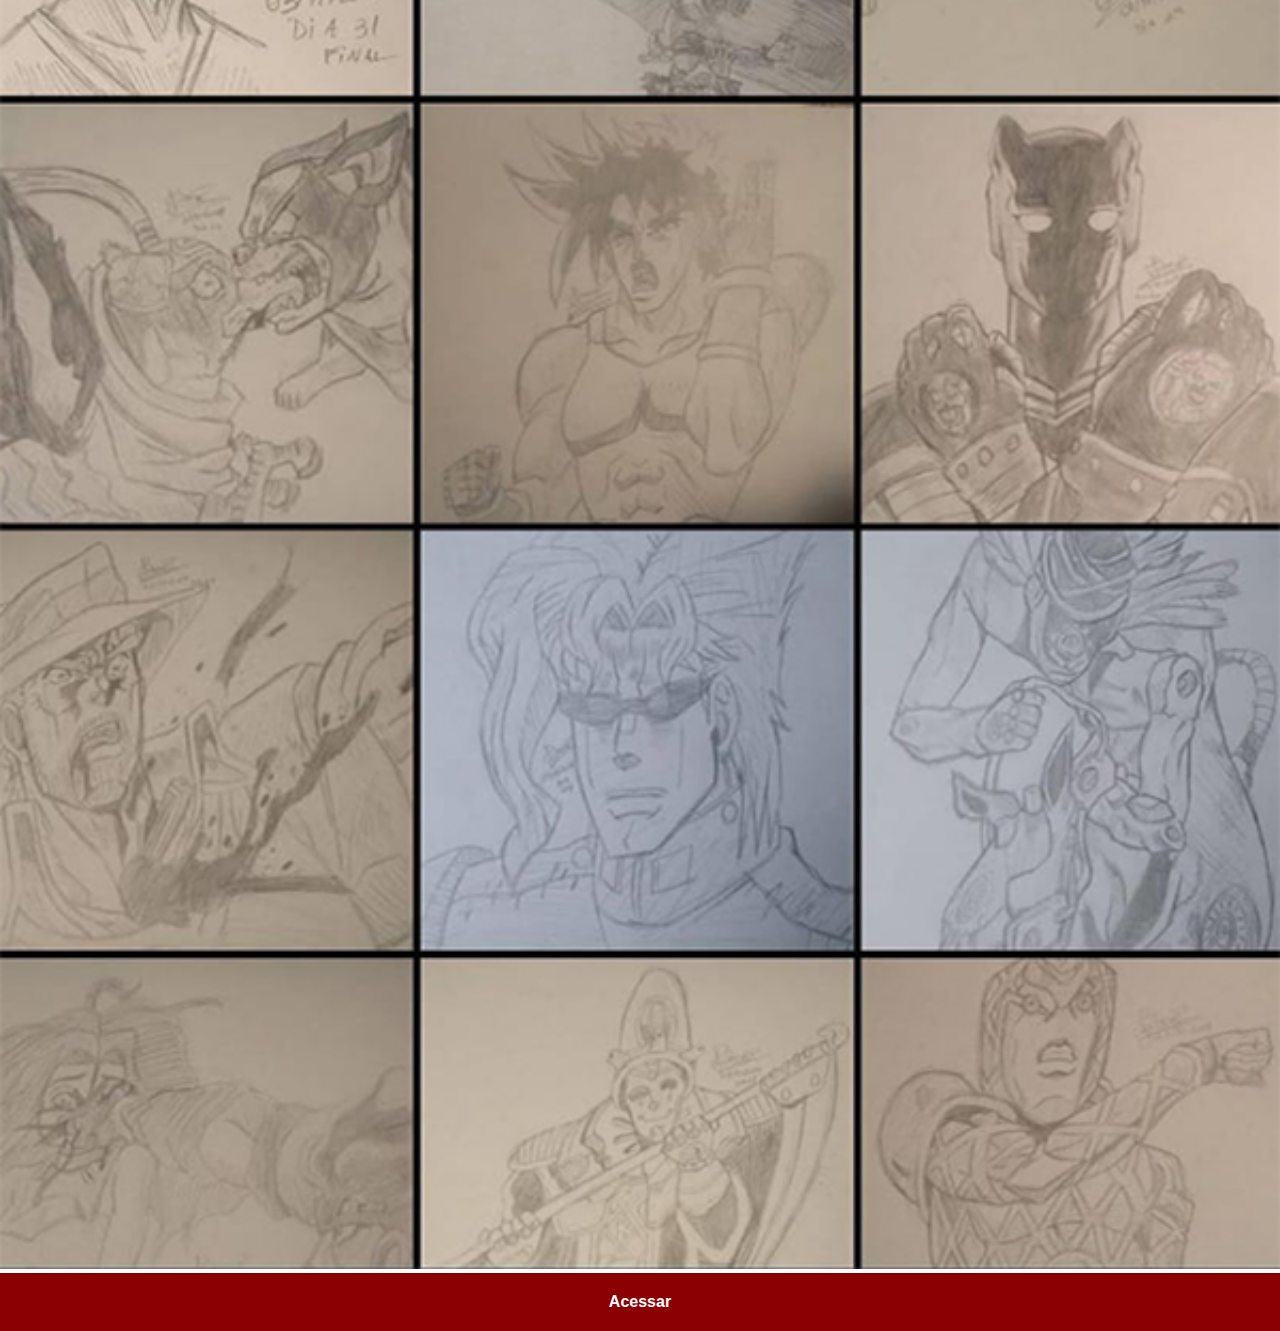
<file: instagram.html>
<!DOCTYPE html>
<html lang="pt-br">
<head>
    <meta charset="UTF-8">
    <meta name="viewport" content="width=device-width, initial-scale=1.0">
    <title>Instagram</title>
    <link rel="stylesheet" href="estilo/social.css">
</head>
<body>
    <img src="imagens/tela-instagram.jpg" alt="">
    <a href="https://www.instagram.com/jbueno.arts/" target="_blank">Acessar</a>
</body>
</html>
</file>
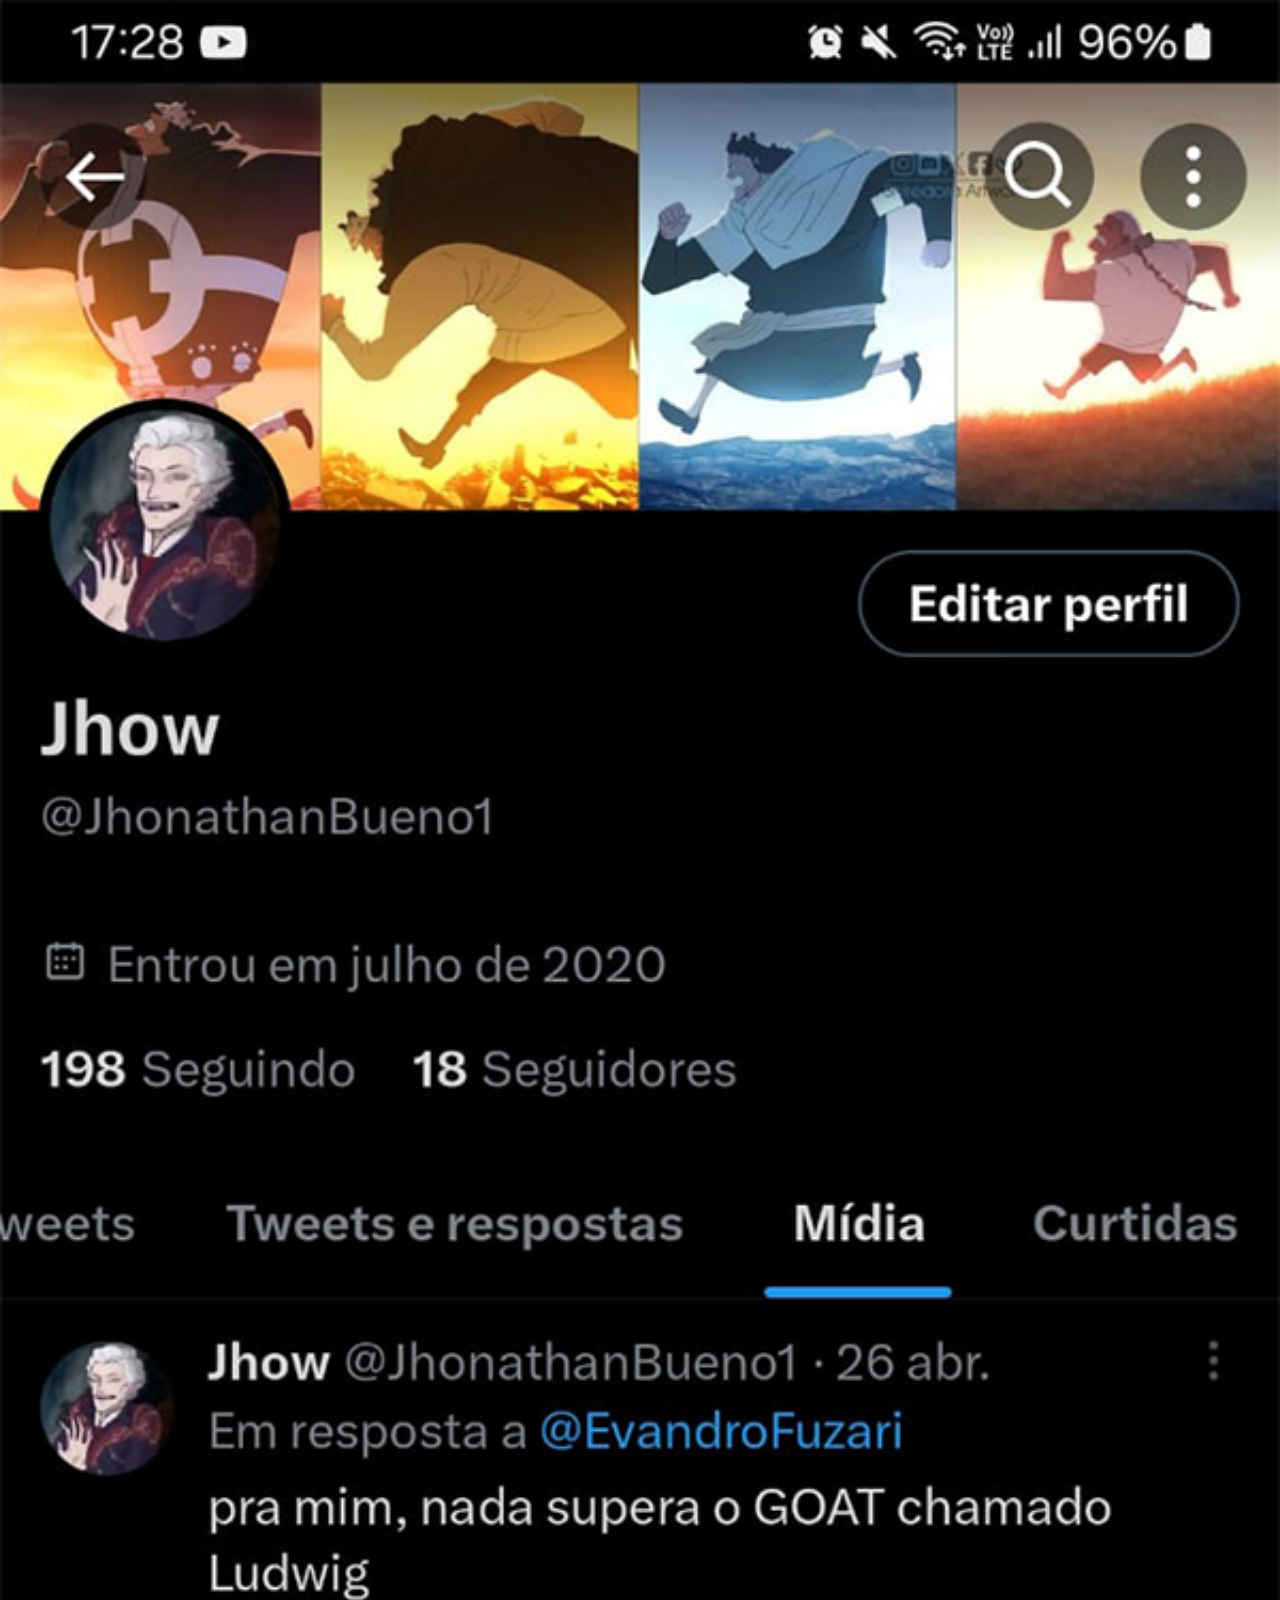
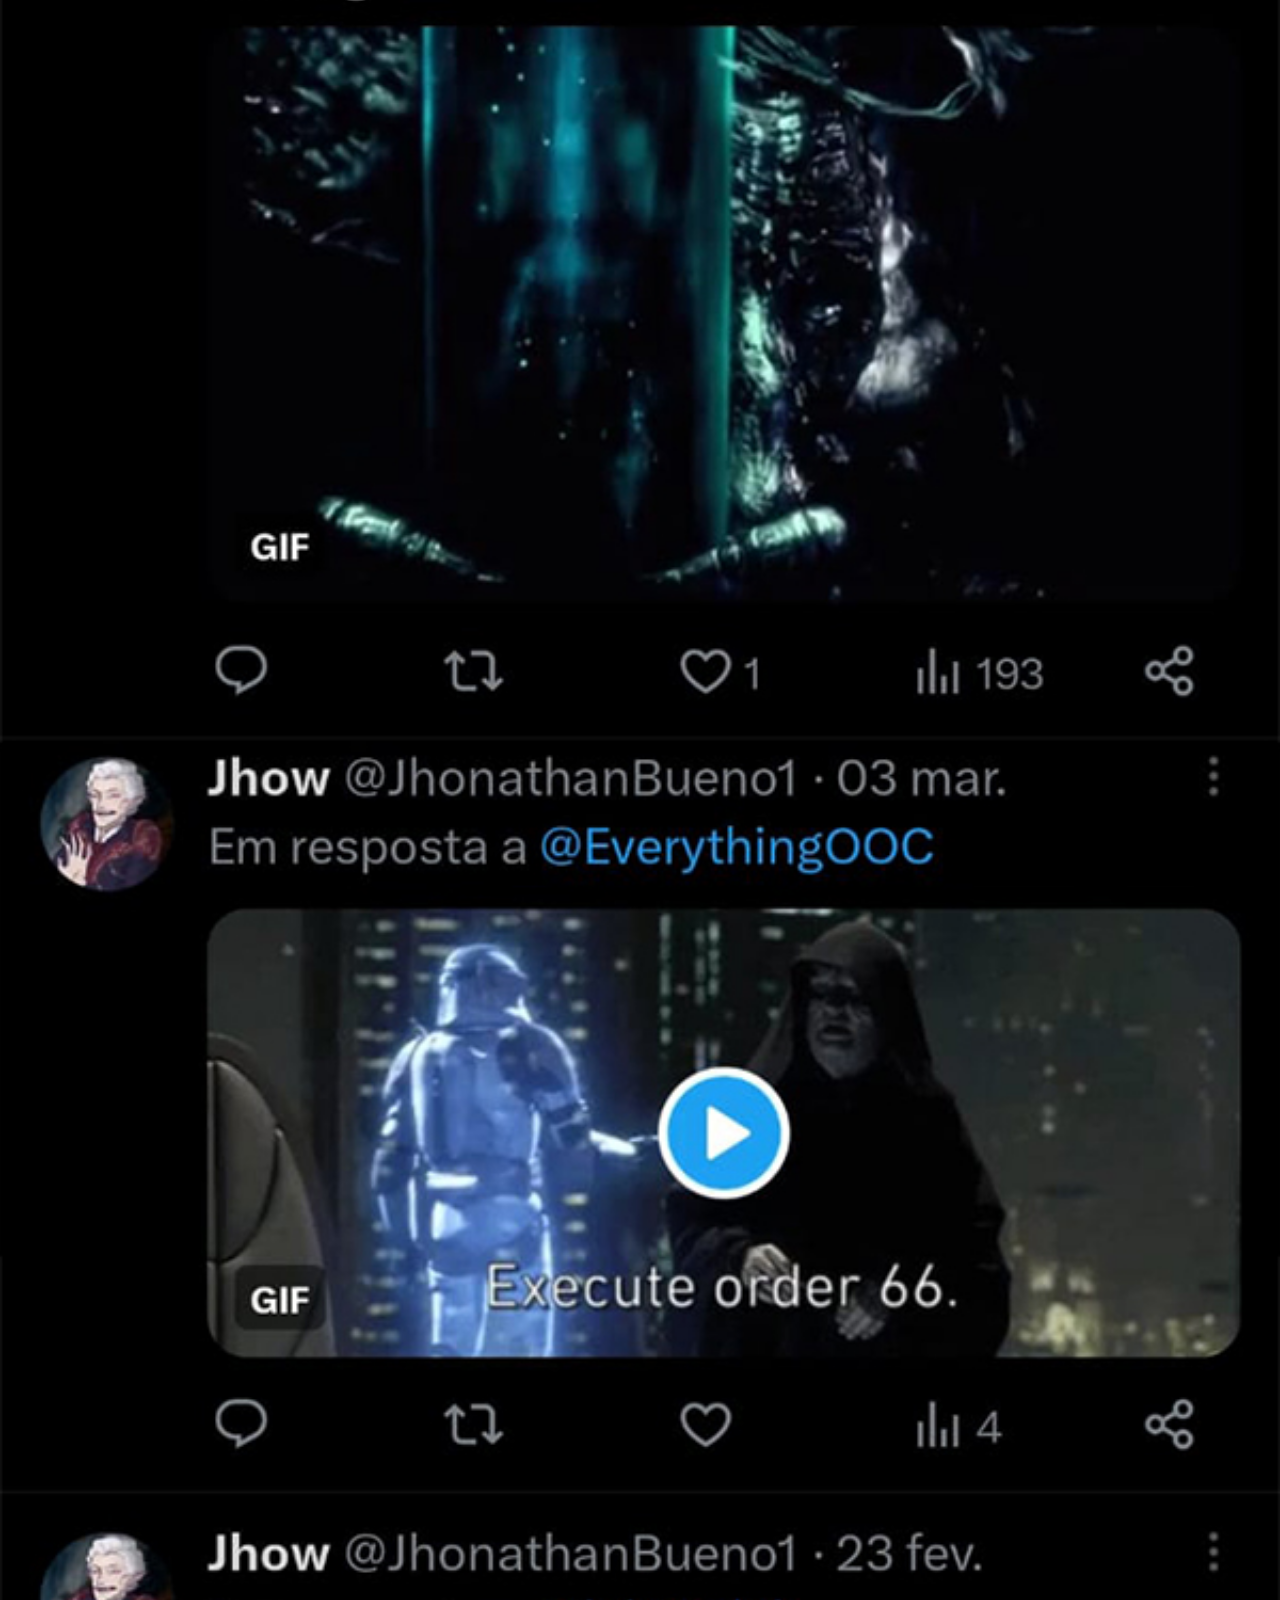
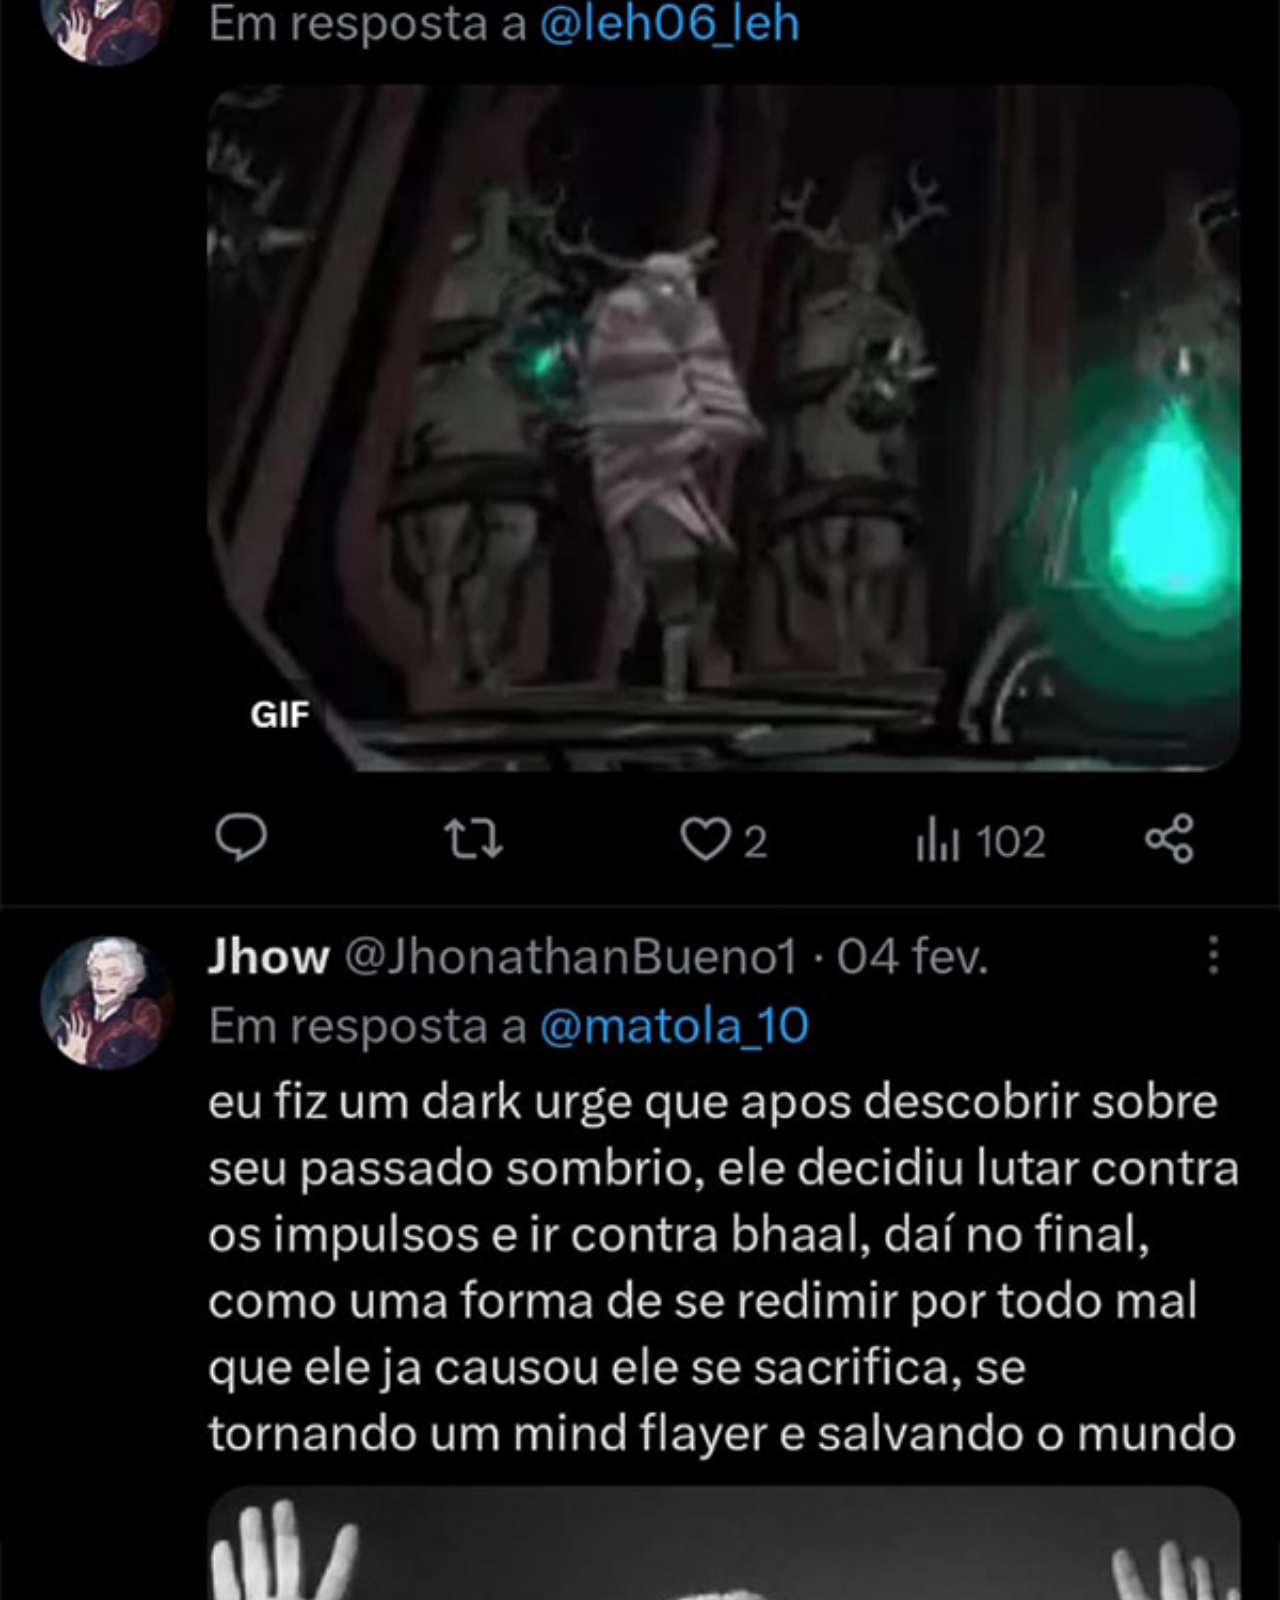
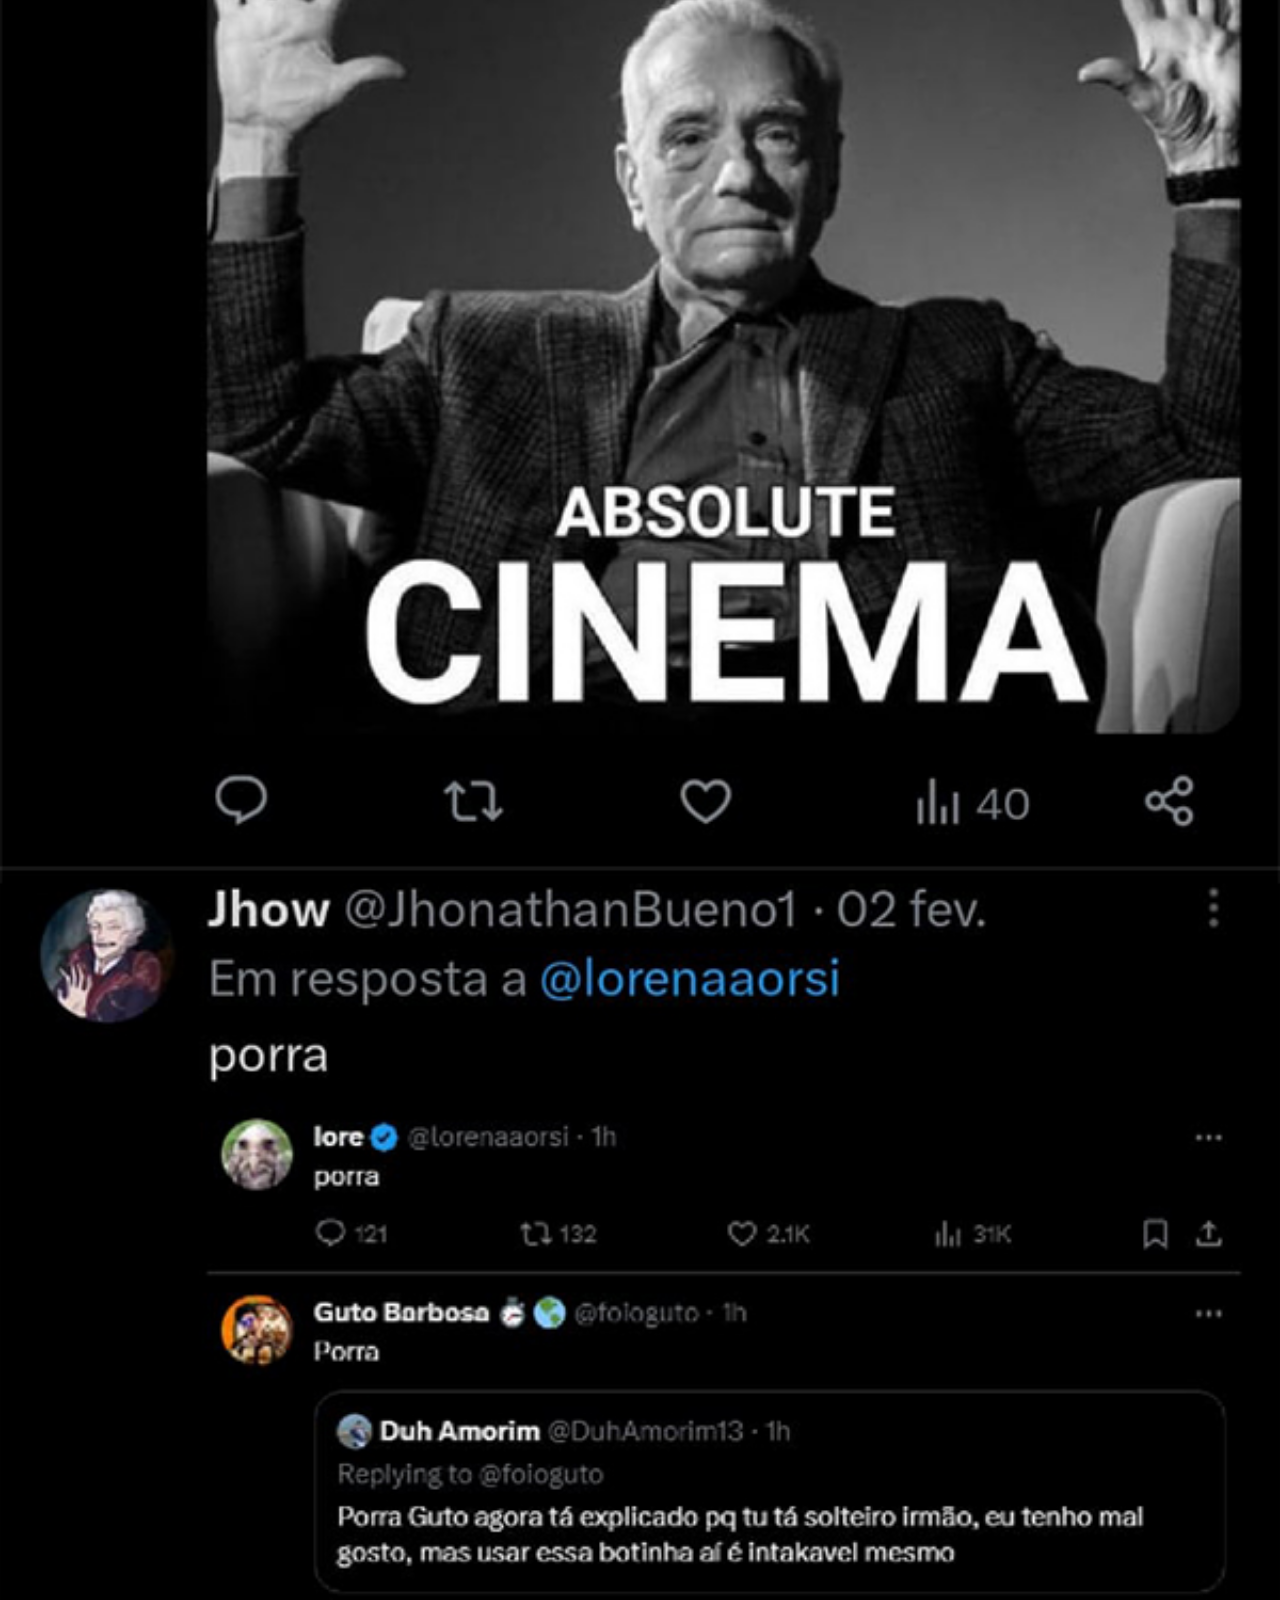
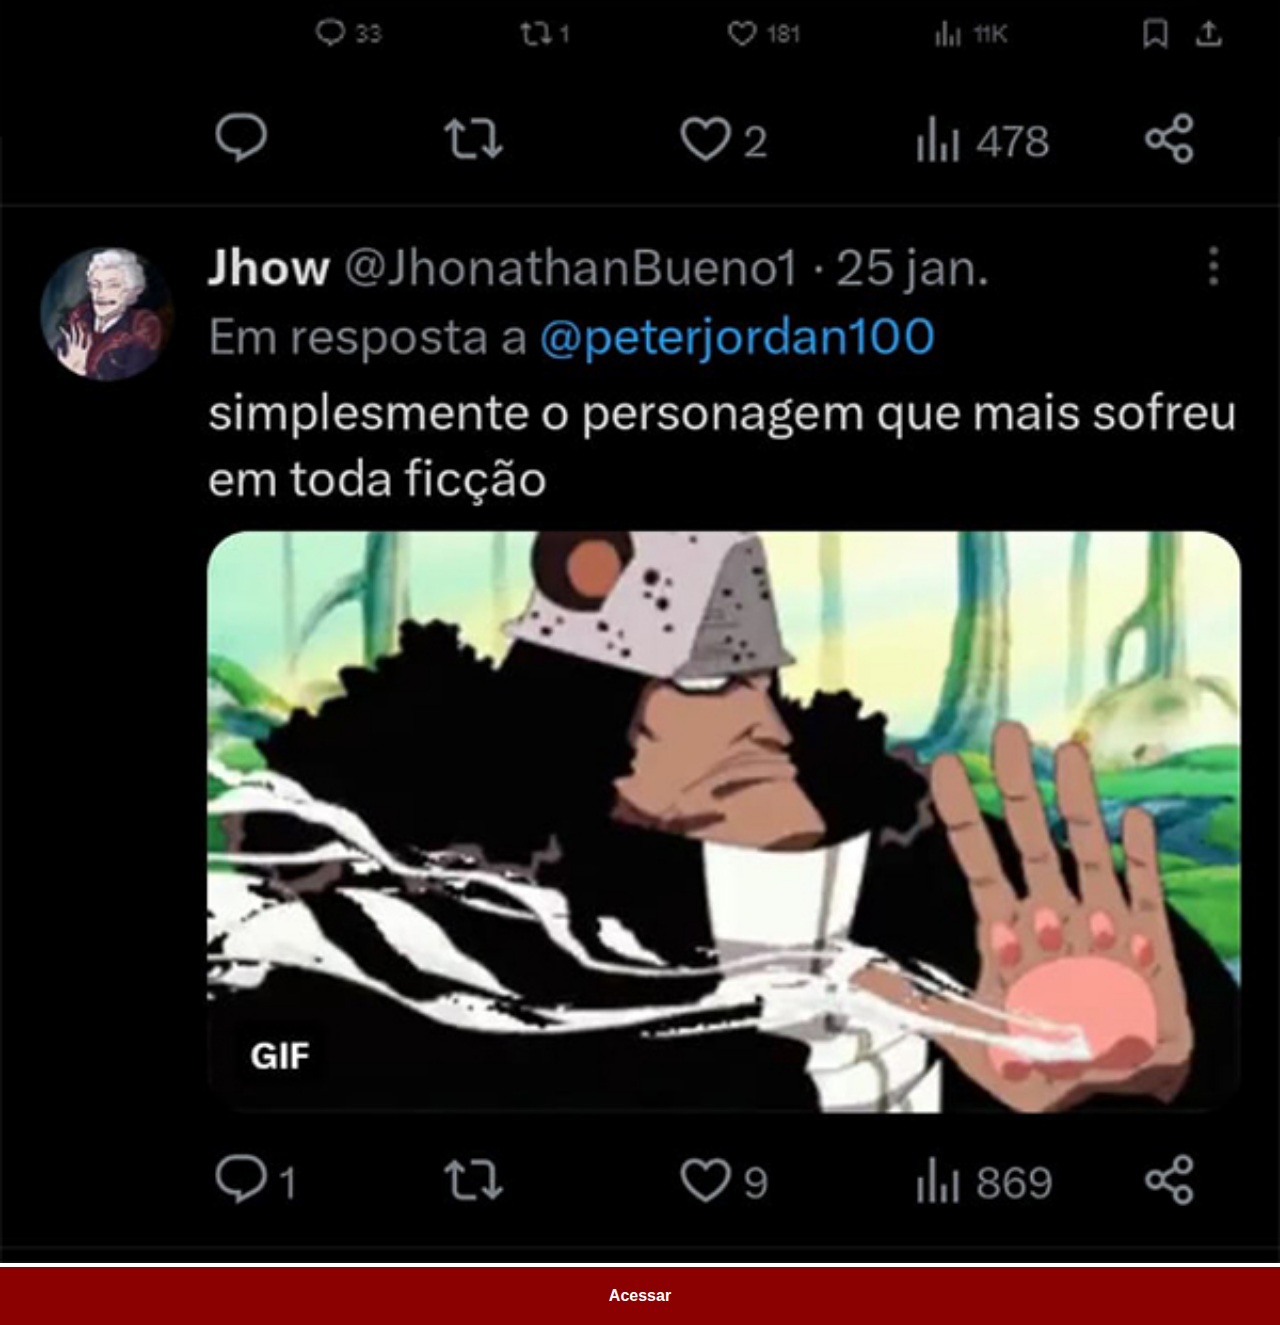
<file: twitter.html>
<!DOCTYPE html>
<html lang="pt-br">
<head>
    <meta charset="UTF-8">
    <meta name="viewport" content="width=device-width, initial-scale=1.0">
    <title>Twitter</title>
    <link rel="stylesheet" href="estilo/social.css">
</head>
<body>
    <img src="imagens/tela-twitter.jpg" alt="">
    <a href="https://x.com/JhonathanBueno1" target="_blank">Acessar</a>
</body>
</html>
</file>
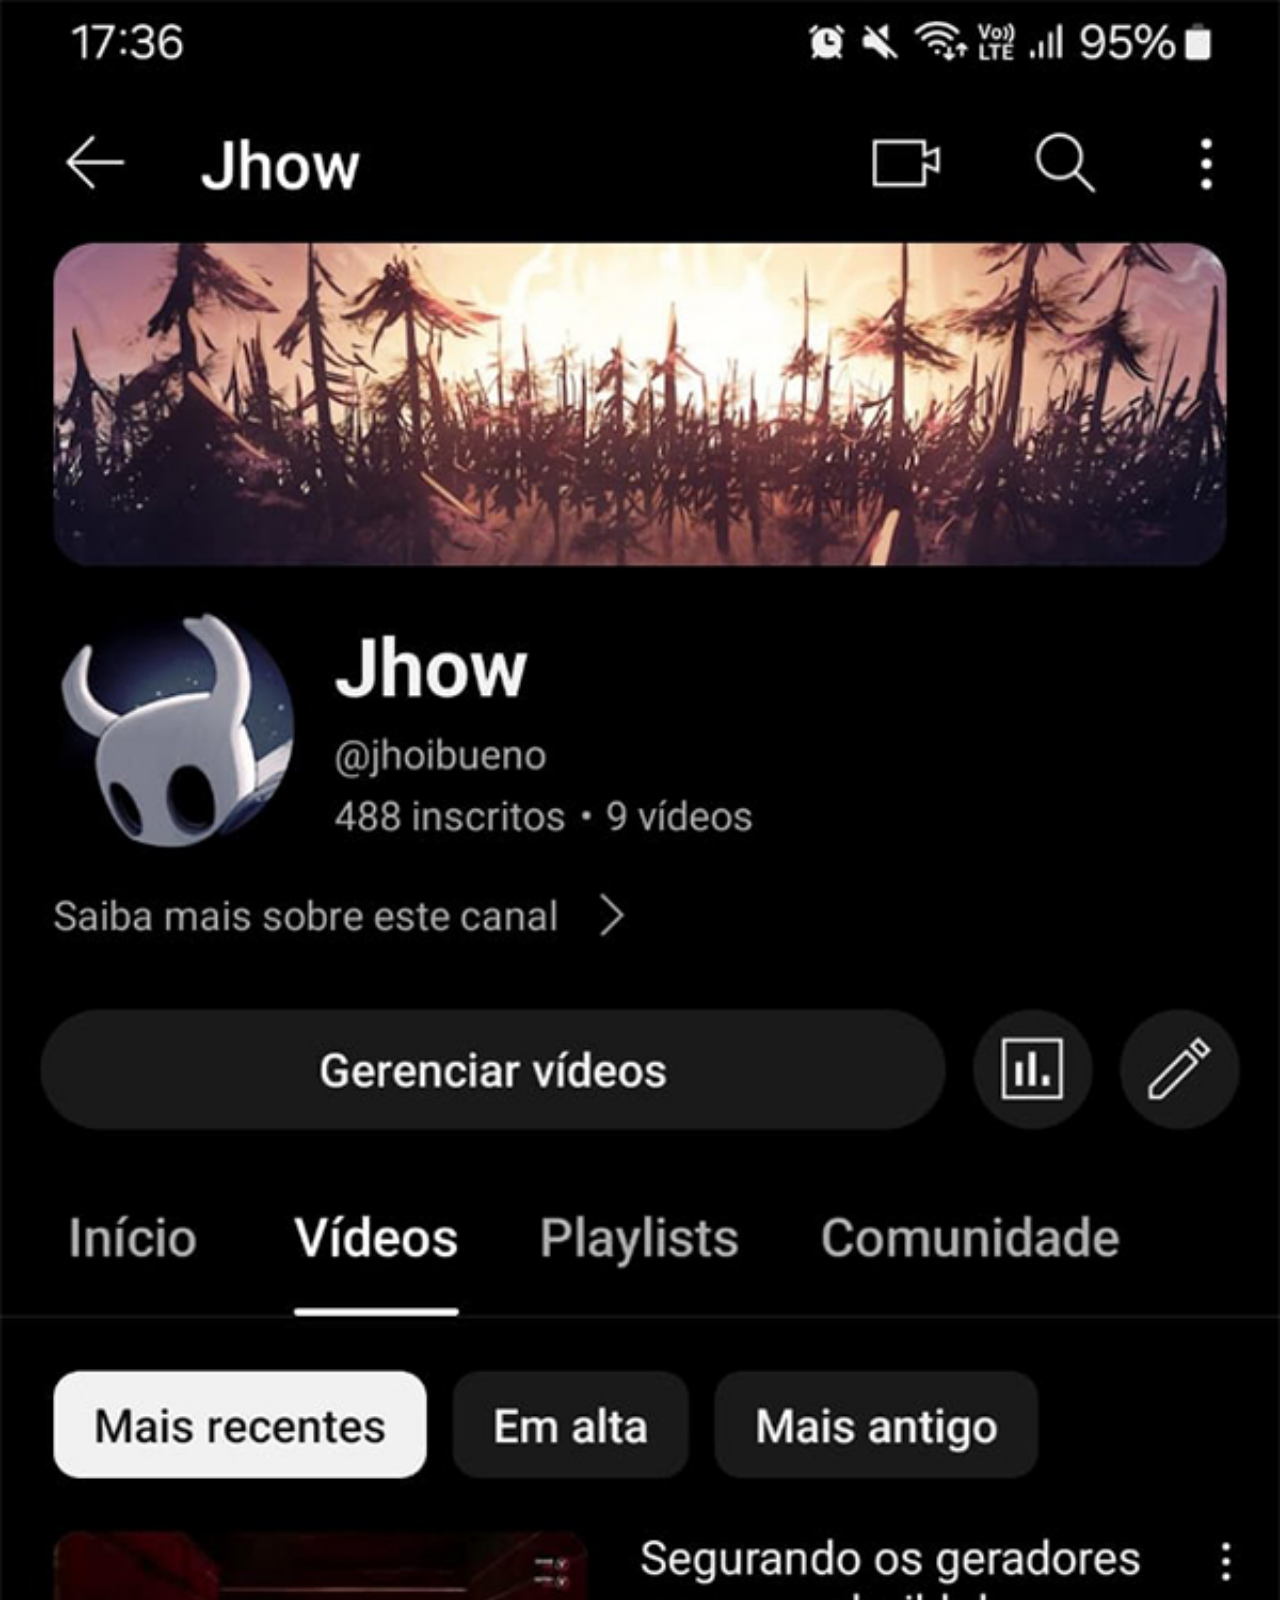
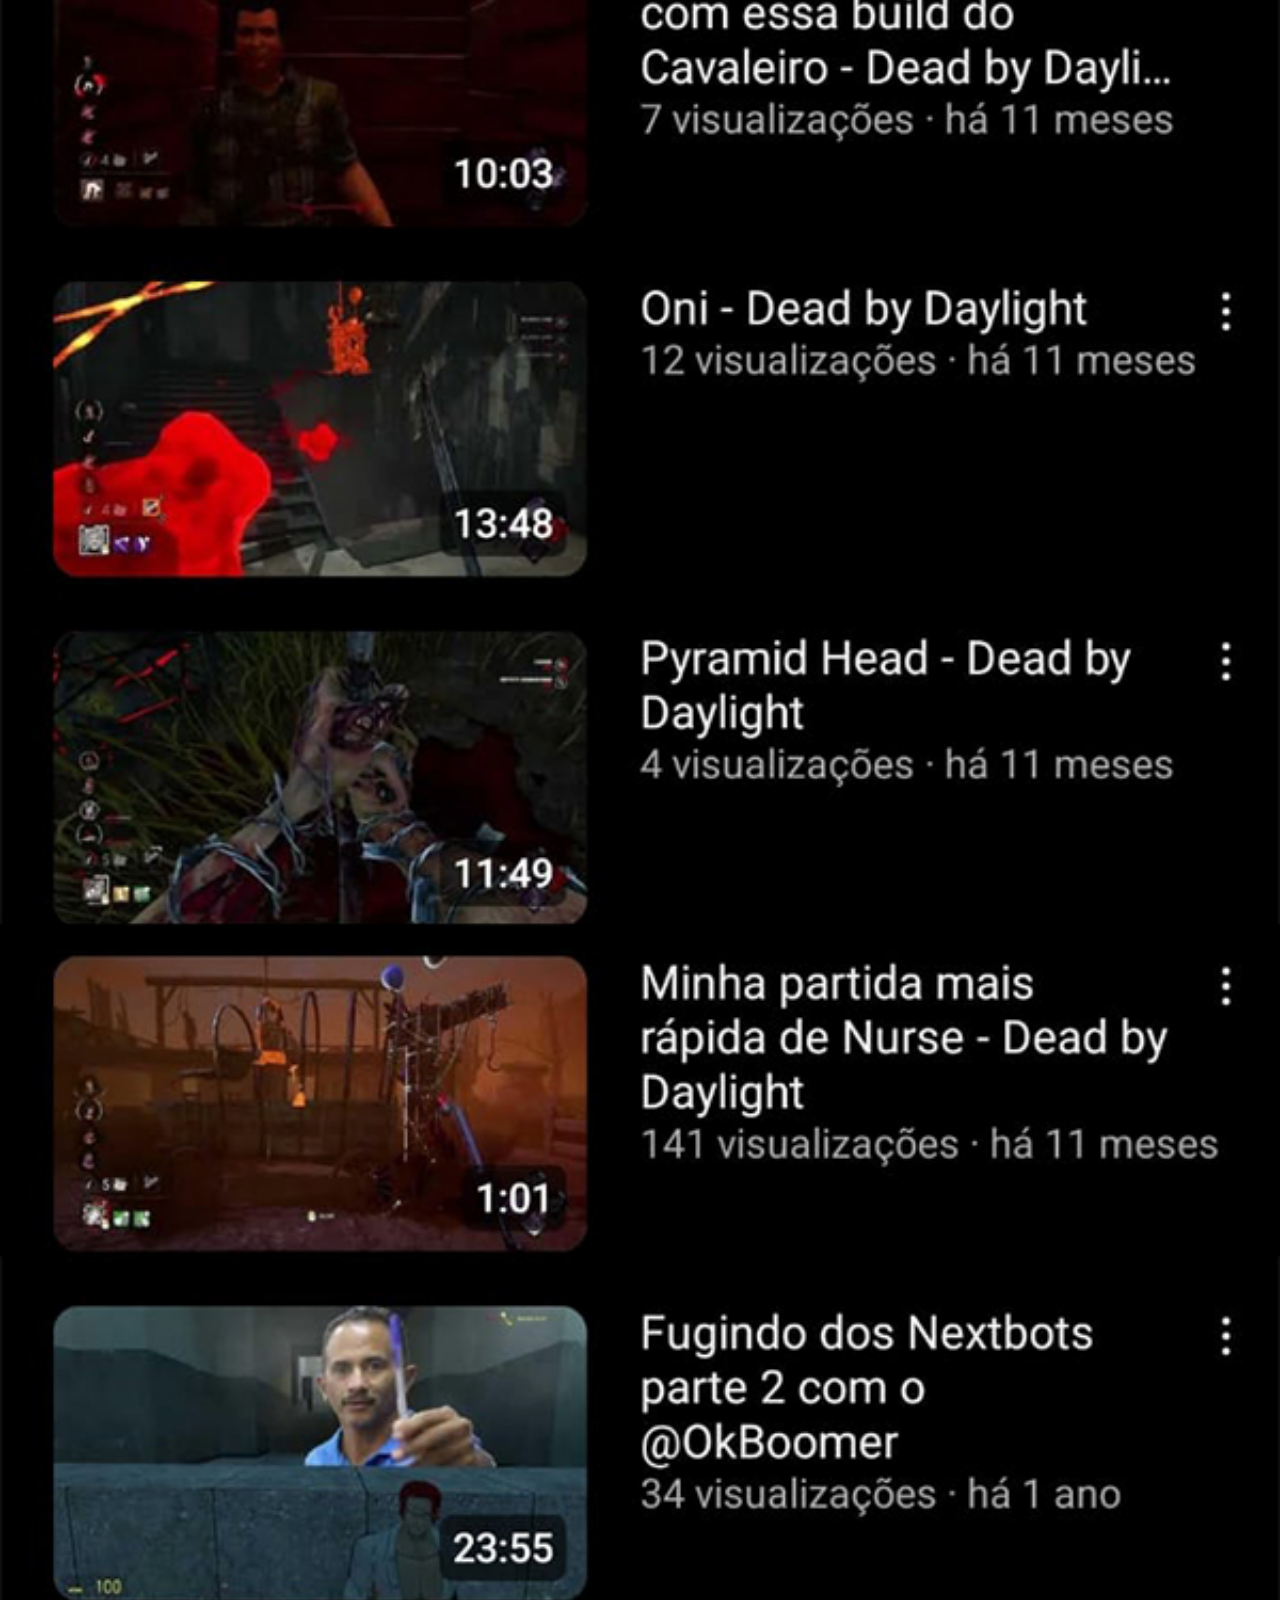
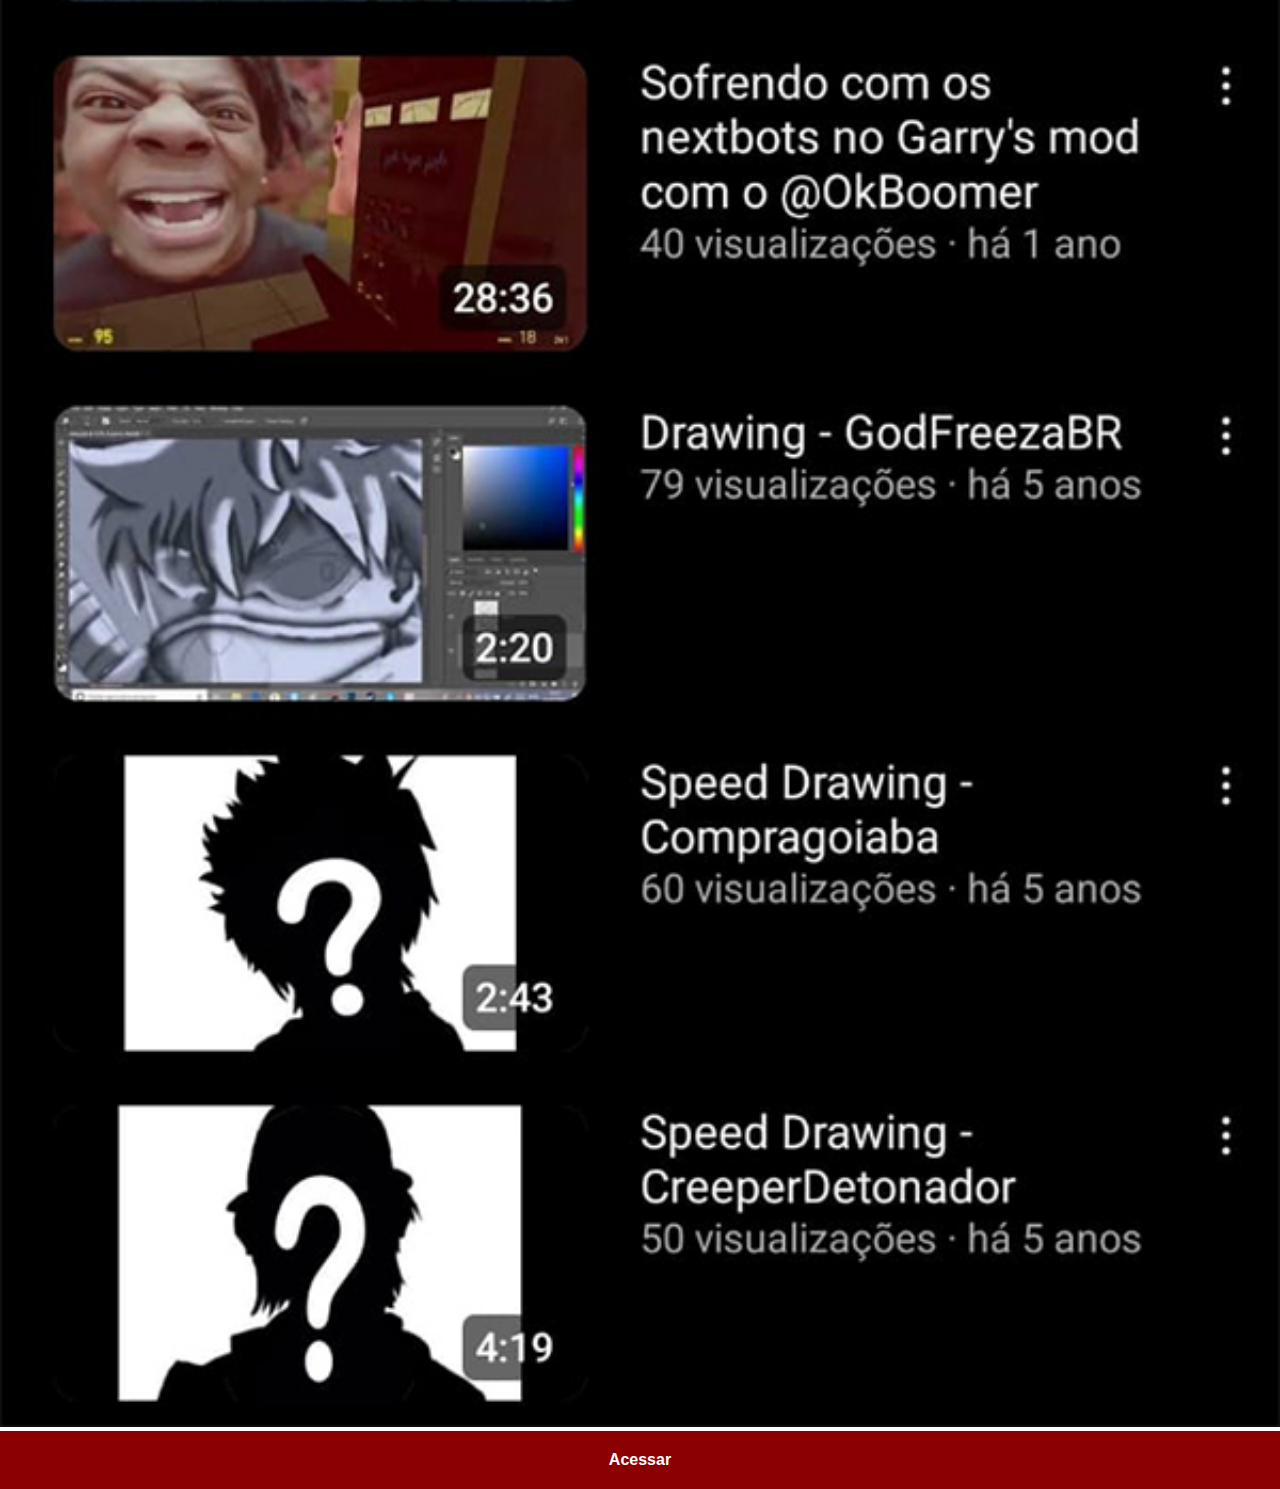
<file: youtube.html>
<!DOCTYPE html>
<html lang="pt-br">
<head>
    <meta charset="UTF-8">
    <meta name="viewport" content="width=device-width, initial-scale=1.0">
    <title>Youtube</title>
    <link rel="stylesheet" href="estilo/social.css">
</head>
<body>
    <img src="imagens/tela-youtube.jpg" alt="">
    <a href="https://www.youtube.com/@jhoibueno/videos" target="_blank">Acessar</a>
</body>
</html>
</file>
<file: estilo/style.css>
@charset "UTF-8";

* {
    margin: 0;
    padding: 0;
    font-family: Arial, Helvetica, sans-serif;
}

html, body {
    height: 100vh;
    width: 100vw;
    background-color: black;
}

body {
    background: url(../imagens/fundo-madeira.jpg) top center no-repeat;
    background-attachment: fixed;
    background-size: cover;
}

main {
    position: relative;
    height: 100vh;
}

section#telefone {
    position: absolute;
    top: 50%;
    left: 50%;
    transform: translate(-50%, -50%);
    height: 627px;
    width: 311px;
    background: url(../imagens/frame-iphone.png) no-repeat;
}

iframe#tela {
    position: relative;
    top: 82px;
    left: 23px;
    width: 265px;
    height: 468px;
}

section#redes-sociais {
    text-align: right;
}

section#redes-sociais img {
    width: 50px;
    border-radius: 50%;
    margin: 10px;
    box-shadow: 2px 2px 5px rgba(0, 0, 0, 0.278);
    box-sizing: border-box;
}

section#redes-sociais img:hover {
    border: 2px solid white;
    box-shadow: 5px 5px 10px rgba(0, 0, 0, 0.619);
    transform: translate(-3px, -3px);
    transition: transform .3s, border 1s, box-shadow .3s;
}
</file>
<file: estilo/social.css>
@charset "UTF-8";

* {
    margin: 0;
    padding: 0;
    font-family: Arial, Helvetica, sans-serif;
}

::-webkit-scrollbar {
    width: 0;   
    height: 0;
}

img {
    width: 100vw;
}

a {
    display: block;
    background-color: darkred;
    color: white;
    padding: 20px;
    text-align: center;
    text-decoration: none;
    font-weight: bolder;
}

a:hover {
    background-color: red;
}
</file>
